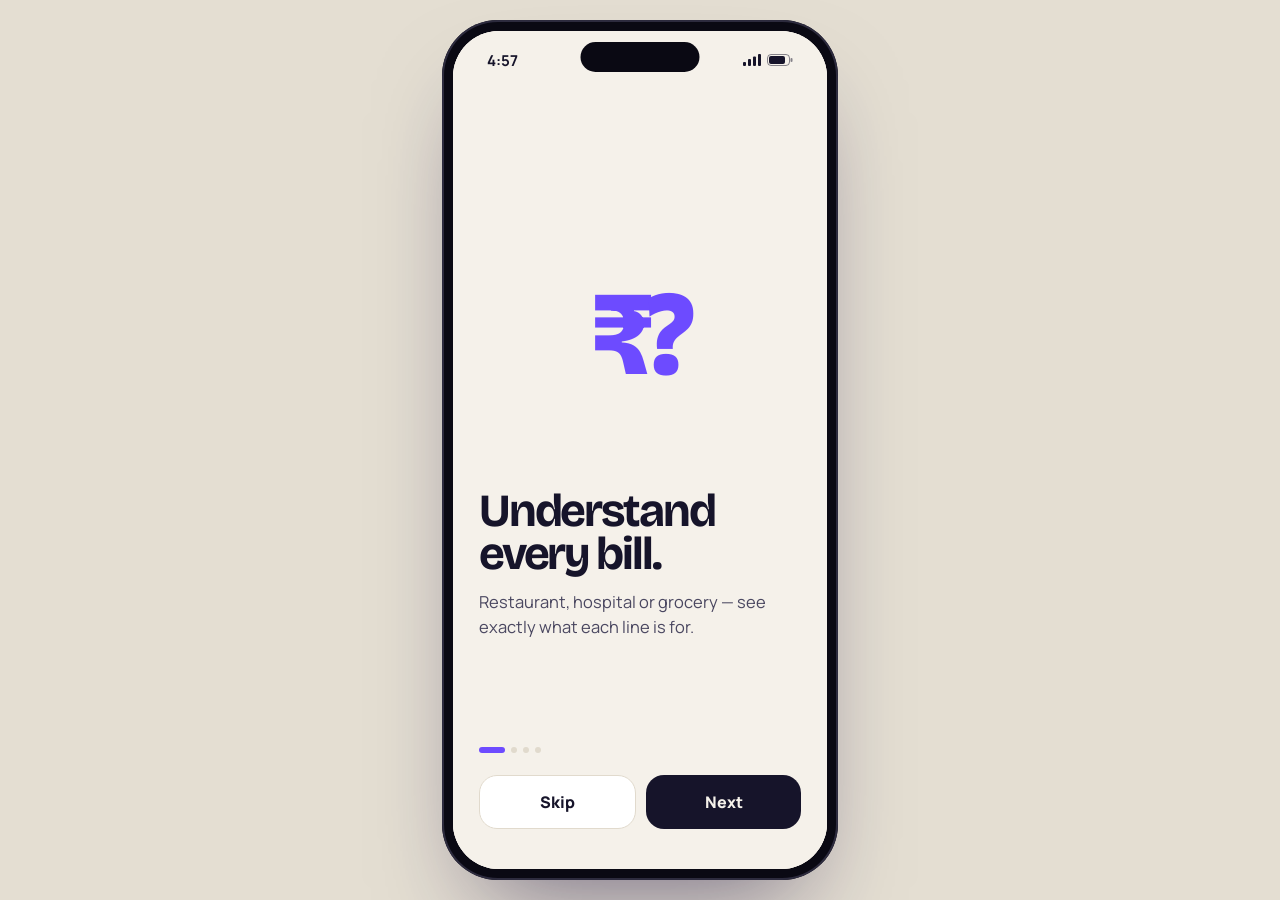
<file: app/index.html>
<!doctype html>
<html lang="en">
<head>
  <meta charset="utf-8">
  <meta name="viewport" content="width=device-width, initial-scale=1, viewport-fit=cover">
  <meta name="theme-color" content="#16142A">
  <meta name="apple-mobile-web-app-capable" content="yes">
  <meta name="mobile-web-app-capable" content="yes">
  <meta name="apple-mobile-web-app-status-bar-style" content="black-translucent">
  <meta name="apple-mobile-web-app-title" content="PayRight">
  <link rel="manifest" href="manifest.webmanifest">
  <link rel="apple-touch-icon" href="icons/icon-180.png">
  <title>PayRight</title>
  <link rel="icon" href="data:image/svg+xml,%3Csvg xmlns='http://www.w3.org/2000/svg' viewBox='0 0 40 40'%3E%3Cpath d='M8 4h24a2 2 0 0 1 2 2v30l-4-3-4 3-4-3-4 3-4-3-4 3-4-3V6a2 2 0 0 1 2-2z' fill='%2316142A'/%3E%3Cpath d='M13 19.5l5 5 9.5-10' stroke='%236D4BFF' stroke-width='3.6' fill='none' stroke-linecap='round'/%3E%3C/svg%3E">
  <link rel="preconnect" href="https://fonts.googleapis.com">
  <link rel="preconnect" href="https://fonts.gstatic.com" crossorigin>
  <link href="https://fonts.googleapis.com/css2?family=Bricolage+Grotesque:opsz,wght@12..96,500;12..96,600;12..96,700;12..96,800&family=JetBrains+Mono:wght@400;500;700&family=Manrope:wght@400;500;600;700;800&display=swap" rel="stylesheet">
  <link rel="stylesheet" href="app.css">
  <script>
    try {
      var t = localStorage.getItem('pr-theme');
      if (!t) t = matchMedia('(prefers-color-scheme: dark)').matches ? 'dark' : 'light';
      document.documentElement.setAttribute('data-theme', t);
    } catch (e) {}
  </script>
</head>
<body>
<div class="stage">

  <!-- The phone -->
  <div class="device">
    <div class="app" id="app">
      <div class="statusbar" id="statusbar">
        <span id="clock">9:41</span>
        <span class="sig">
          <svg width="18" height="12" viewBox="0 0 18 12" fill="currentColor"><rect x="0" y="8" width="3" height="4" rx="1"/><rect x="5" y="5" width="3" height="7" rx="1"/><rect x="10" y="2.5" width="3" height="9.5" rx="1"/><rect x="15" y="0" width="3" height="12" rx="1"/></svg>
          <svg width="26" height="12" viewBox="0 0 26 12"><rect x=".5" y=".5" width="22" height="11" rx="3.5" fill="none" stroke="currentColor" opacity=".5"/><rect x="2" y="2" width="16" height="8" rx="2" fill="currentColor"/><rect x="23.5" y="4" width="2" height="4" rx="1" fill="currentColor" opacity=".5"/></svg>
        </span>
      </div>

      <div id="screens"></div>

      <nav class="tabbar" id="tabbar">
        <button class="tab" data-tab="home">
          <svg viewBox="0 0 24 24" fill="none" stroke="currentColor" stroke-width="2.2" stroke-linecap="round" stroke-linejoin="round"><path d="M3.5 10.5 12 4l8.5 6.5V20a1 1 0 0 1-1 1H15v-6H9v6H4.5a1 1 0 0 1-1-1z"/></svg>Home</button>
        <button class="tab" data-tab="groups">
          <svg viewBox="0 0 24 24" fill="none" stroke="currentColor" stroke-width="2.2" stroke-linecap="round"><circle cx="12" cy="12" r="8.5"/><path d="M12 3.5V12l6 6"/></svg>Split</button>
        <button class="tab scan" data-tab="scan" aria-label="Scan a bill">
          <span class="fab"><svg viewBox="0 0 24 24" fill="none" stroke="currentColor" stroke-width="2.4" stroke-linecap="round"><path d="M4 8V5.5A1.5 1.5 0 0 1 5.5 4H8M16 4h2.5A1.5 1.5 0 0 1 20 5.5V8M20 16v2.5a1.5 1.5 0 0 1-1.5 1.5H16M8 20H5.5A1.5 1.5 0 0 1 4 18.5V16M7 12h10"/></svg></span>Scan</button>
        <button class="tab" data-tab="explore">
          <svg viewBox="0 0 24 24" fill="none" stroke="currentColor" stroke-width="2.2" stroke-linecap="round" stroke-linejoin="round"><circle cx="12" cy="12" r="8.5"/><path d="m15.5 8.5-2 5-5 2 2-5z"/></svg>Explore</button>
        <button class="tab" data-tab="profile">
          <svg viewBox="0 0 24 24" fill="none" stroke="currentColor" stroke-width="2.2" stroke-linecap="round"><circle cx="12" cy="8.5" r="4"/><path d="M4.5 20.5c1.2-3.8 4-5.5 7.5-5.5s6.3 1.7 7.5 5.5"/></svg>Profile</button>
      </nav>

      <div class="scrim" id="scrim"></div>
      <div class="sheet" id="sheet"></div>
      <div class="toast" id="toast"></div>

      <div class="splash" id="splash">
        <div class="logo-big">
          <svg viewBox="0 0 40 40" width="76" height="76"><path d="M8 4h24a2 2 0 0 1 2 2v30l-4-3-4 3-4-3-4 3-4-3-4 3-4-3V6a2 2 0 0 1 2-2z" fill="var(--bg)"/><path d="M13 19.5l5 5 9.5-10" stroke="var(--accent)" stroke-width="3.6" fill="none" stroke-linecap="round" stroke-linejoin="round"/></svg>
          <span>Pay<b>Right</b></span>
        </div>
      </div>
    </div>
  </div>

</div>

<input type="file" id="fileInput" accept="application/pdf,.pdf" hidden>

<script src="billcore.js"></script>
<script src="app.js"></script>
<script>
  // Lets phones install PayRight to the home screen and open it offline
  if ("serviceWorker" in navigator && location.protocol.startsWith("http")) navigator.serviceWorker.register("sw.js").catch(function () {});
</script>
</body>
</html>
</file>
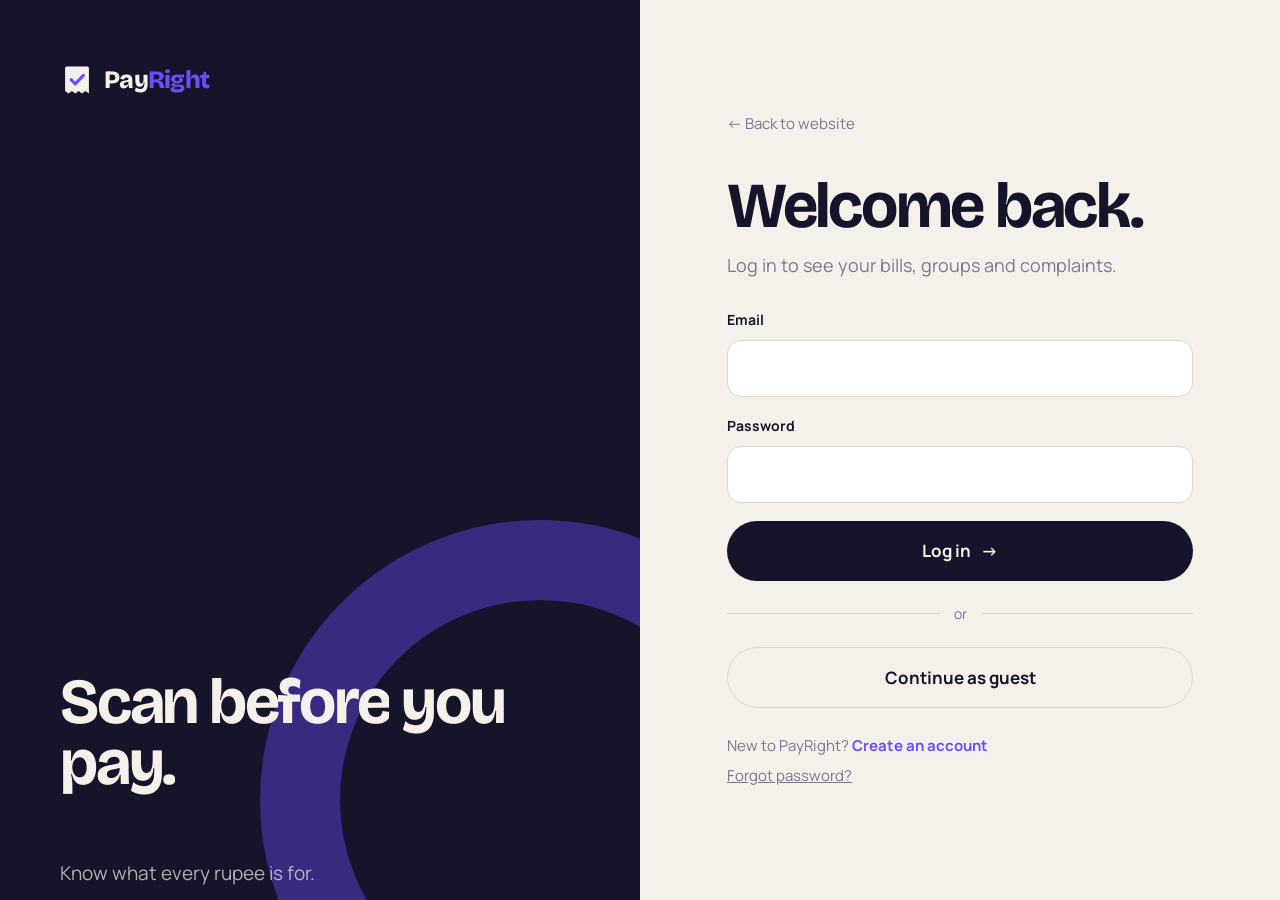
<file: login.html>
<!doctype html>
<html lang="en">
<head>
  <meta charset="utf-8">
  <meta name="viewport" content="width=device-width, initial-scale=1">
  <title>Log in — PayRight</title>
  <link rel="icon" href="data:image/svg+xml,%3Csvg xmlns='http://www.w3.org/2000/svg' viewBox='0 0 40 40'%3E%3Cpath d='M8 4h24a2 2 0 0 1 2 2v30l-4-3-4 3-4-3-4 3-4-3-4 3-4-3V6a2 2 0 0 1 2-2z' fill='%2316142A'/%3E%3Cpath d='M13 19.5l5 5 9.5-10' stroke='%236D4BFF' stroke-width='3.6' fill='none' stroke-linecap='round'/%3E%3C/svg%3E">
  <link rel="preconnect" href="https://fonts.googleapis.com">
  <link rel="preconnect" href="https://fonts.gstatic.com" crossorigin>
  <link href="https://fonts.googleapis.com/css2?family=Bricolage+Grotesque:opsz,wght@12..96,500;12..96,600;12..96,700;12..96,800&family=JetBrains+Mono:wght@400;500;700&family=Manrope:wght@400;500;600;700;800&display=swap" rel="stylesheet">
  <link rel="stylesheet" href="assets/site.css">
  <script>try{var t=localStorage.getItem('pr-theme');if(t)document.documentElement.setAttribute('data-theme',t)}catch(e){}</script>
</head>
<body>
<div class="auth">
  <div class="auth-art">
    <div class="ring"></div>
    <a href="index.html" class="logo" style="color:var(--bg)">
      <svg viewBox="0 0 40 40" style="width:34px;height:34px"><path d="M8 4h24a2 2 0 0 1 2 2v30l-4-3-4 3-4-3-4 3-4-3-4 3-4-3V6a2 2 0 0 1 2-2z" fill="var(--bg)"/><path d="M13 19.5l5 5 9.5-10" stroke="var(--accent)" stroke-width="3.6" fill="none" stroke-linecap="round" stroke-linejoin="round"/></svg>
      <span>Pay<b>Right</b></span>
    </a>
    <div style="position:relative">
      <h2 class="display h-l split-words">Scan before you pay.</h2>
      <p style="opacity:.7;margin-top:16px;font-size:19px" data-reveal>Know what every rupee is for.</p>
    </div>
  </div>

  <div class="auth-form">
    <a href="index.html" class="muted" style="font-size:15px;margin-bottom:40px">← Back to website</a>
    <h1 class="display h-l" id="title">Welcome back.</h1>
    <p class="muted" id="sub" style="margin-bottom:30px">Log in to see your bills, groups and complaints.</p>
    <form id="authForm" novalidate>
      <div class="field" id="nameField" style="display:none"><label for="an">Full name</label><input id="an" autocomplete="name"><span class="err">Please enter your name.</span></div>
      <div class="field"><label for="ae">Email</label><input id="ae" type="email" autocomplete="email"><span class="err">Please enter a valid email.</span></div>
      <div class="field"><label for="ap">Password</label><input id="ap" type="password" autocomplete="current-password"><span class="err">At least 8 characters.</span></div>
      <button class="btn btn-primary" type="submit" style="width:100%;justify-content:center" id="submitBtn">Log in <span class="arr">→</span></button>
    </form>
    <div class="or">or</div>
    <a href="#" data-app="" class="btn btn-ghost" style="width:100%;justify-content:center">Continue as guest</a>
    <p class="muted" style="margin-top:26px;font-size:15px" id="switchLine">New to PayRight? <a href="#" id="switchMode" style="color:var(--accent);font-weight:700">Create an account</a></p>
    <p class="muted" style="margin-top:6px;font-size:15px"><a href="#" id="forgot" style="text-decoration:underline">Forgot password?</a></p>
  </div>
</div>

<script src="assets/site.js"></script>
<script>
  let signup = new URLSearchParams(location.search).get("mode") === "signup";
  function render() {
    document.getElementById("title").textContent = signup ? "Create your account." : "Welcome back.";
    document.getElementById("sub").textContent = signup ? "Free forever. Your first audit takes under a minute." : "Log in to see your bills, groups and complaints.";
    document.getElementById("nameField").style.display = signup ? "" : "none";
    document.getElementById("submitBtn").innerHTML = (signup ? "Create account" : "Log in") + ' <span class="arr">→</span>';
    document.getElementById("switchLine").innerHTML = signup
      ? 'Already have an account? <a href="#" id="switchMode" style="color:var(--accent);font-weight:700">Log in</a>'
      : 'New to PayRight? <a href="#" id="switchMode" style="color:var(--accent);font-weight:700">Create an account</a>';
    document.getElementById("switchMode").onclick = e => { e.preventDefault(); signup = !signup; render(); };
  }
  render();
  document.getElementById("forgot").onclick = e => { e.preventDefault(); toast("If an account exists for that email, a reset link is on its way."); };
  document.getElementById("authForm").addEventListener("submit", e => {
    e.preventDefault();
    const checks = [["ae", v => /^[^@\s]+@[^@\s]+\.[^@\s]+$/.test(v)], ["ap", v => v.length >= 8]];
    if (signup) checks.unshift(["an", v => v.trim().length > 1]);
    let ok = true;
    checks.forEach(([id, t]) => { const el = document.getElementById(id); const g = t(el.value); el.parentElement.classList.toggle("bad", !g); ok = ok && g; });
    if (!ok) return;
    const name = signup ? document.getElementById("an").value.trim().split(" ")[0] : "";
    try { if (name) localStorage.setItem("pr-name", name); } catch (err) {}
    toast(signup ? "Account created — opening the app" : "Logged in — opening the app");
    setTimeout(() => location.href = appLink("#home"), 900);
  });
</script>
</body>
</html>
</file>
<file: app/app.css>
/* ===========================================================
   PayRight — Mobile app styles
   =========================================================== */

:root {
  --bg: #F5F1EA; --bg-2: #ECE6DA; --card: #FFFFFF; --ink: #16142A; --ink-2: #4A4760; --muted: #7A7690;
  --line: #E1DACD; --accent: #6D4BFF; --accent-soft: #E7E0FF; --ok: #0E7F58; --ok-soft: #DDF3EA;
  --warn: #A86A10; --warn-soft: #FBEBCF; --bad: #C8453A; --bad-soft: #FADFDB; --info: #3B5BA9; --info-soft: #DFE7FA;
  --paper: #FFFDF8; --stage: #E4DED2; --shadow: 0 20px 40px -24px rgba(36, 29, 107, .35);
  --display: "Bricolage Grotesque", system-ui, sans-serif;
  --body: "Manrope", system-ui, -apple-system, sans-serif;
  --mono: "JetBrains Mono", ui-monospace, Menlo, monospace;
  color-scheme: light;
}
:root[data-theme="dark"] {
  --bg: #0D0C18; --bg-2: #1A1830; --card: #18162C; --ink: #F3EFE6; --ink-2: #C9C4D9; --muted: #8F8AA6;
  --line: #2B2845; --accent: #9B83FF; --accent-soft: #2A2257; --ok: #4CD3A0; --ok-soft: #12352A;
  --warn: #F2B65A; --warn-soft: #3A2B12; --bad: #FF8A7D; --bad-soft: #3D1C1A; --info: #8FB0FF; --info-soft: #1C2747;
  --paper: #1D1B33; --stage: #07060F; --shadow: 0 20px 40px -24px rgba(0, 0, 0, .9);
  color-scheme: dark;
}

* { box-sizing: border-box; margin: 0; padding: 0; -webkit-tap-highlight-color: transparent; }
html, body { height: 100%; }
body { font-family: var(--body); background: var(--stage); color: var(--ink); transition: background .4s; overflow: hidden; }
button { font: inherit; color: inherit; background: none; border: 0; cursor: pointer; }
input, textarea, select { font: inherit; color: inherit; }
a { color: inherit; text-decoration: none; }

/* ---------- Layout: just the phone on a laptop, full-screen on a real phone ---------- */
.stage { height: 100vh; height: 100dvh; display: grid; place-items: center; padding: 20px; }
.device {
  height: min(880px, calc(100dvh - 40px)); aspect-ratio: 393 / 852; border-radius: 56px; padding: 11px;
  background: #0A0913; box-shadow: 0 50px 100px -40px rgba(20, 10, 60, .55), inset 0 0 0 2px #2d2b3e; position: relative;
}
.device::after { content: ""; position: absolute; top: 22px; left: 50%; translate: -50% 0; width: 30%; height: 30px; background: #0A0913; border-radius: 20px; z-index: 30; }
.app { width: 100%; height: 100%; border-radius: 46px; overflow: hidden; background: var(--bg); position: relative; transition: background .4s; }

/* On a phone (or when installed to the home screen) the app fills the whole screen */
@media (max-width: 760px), (display-mode: standalone) {
  body { background: var(--bg); }
  .stage { display: block; padding: 0; height: 100dvh; }
  .device { height: 100%; width: 100%; aspect-ratio: auto; border-radius: 0; padding: 0; box-shadow: none; background: var(--bg); }
  .device::after { display: none; }
  .app { border-radius: 0; }
  .statusbar { display: none !important; }
  .scroll { padding-top: calc(16px + env(safe-area-inset-top)) !important; }
  .no-tabs .scroll { padding-bottom: calc(30px + env(safe-area-inset-bottom)); }
  .chat-wrap { padding-top: calc(16px + env(safe-area-inset-top)); }
  .composer { padding-bottom: calc(12px + env(safe-area-inset-bottom)); }
  .tabbar { bottom: calc(10px + env(safe-area-inset-bottom)); }
  .cam-top { top: calc(14px + env(safe-area-inset-top)); }
  .cam-hint { top: calc(70px + env(safe-area-inset-top)); }
  .cam-bottom { padding-bottom: calc(24px + env(safe-area-inset-bottom)); }
  .onb { padding-top: calc(40px + env(safe-area-inset-top)); padding-bottom: calc(24px + env(safe-area-inset-bottom)); }
  .sheet { padding-bottom: calc(24px + env(safe-area-inset-bottom)); }
  .toast { top: calc(12px + env(safe-area-inset-top)); }
  input, select, textarea, .edit-line input { font-size: 16px !important; } /* stops iPhone zooming into fields */
}
html, body { overscroll-behavior: none; }

/* ---------- Status bar ---------- */
.statusbar { position: absolute; top: 0; left: 0; right: 0; height: 52px; z-index: 25; display: flex; justify-content: space-between; align-items: center; padding: 6px 34px 0; font-weight: 700; font-size: 15px; pointer-events: none; }
.statusbar .sig { display: flex; gap: 6px; align-items: center; }
.statusbar.light { color: #fff; }

/* ---------- Screens ---------- */
.screen { position: absolute; inset: 0; background: var(--bg); display: flex; flex-direction: column; z-index: 1; }
.screen.enter-push { animation: pushIn .42s cubic-bezier(.2,.8,.2,1); z-index: 3; }
.screen.enter-pop { animation: popIn .38s cubic-bezier(.2,.8,.2,1); }
.screen.enter-fade { animation: fadeIn .32s ease; }
.screen.enter-up { animation: upIn .45s cubic-bezier(.2,.8,.2,1); z-index: 3; }
@keyframes pushIn { from { transform: translateX(100%); } to { transform: none; } }
@keyframes popIn { from { transform: translateX(-24%); opacity: .6; } to { transform: none; opacity: 1; } }
@keyframes fadeIn { from { opacity: 0; transform: translateY(8px); } to { opacity: 1; transform: none; } }
@keyframes upIn { from { transform: translateY(100%); } to { transform: none; } }
.scroll { flex: 1; overflow-y: auto; overflow-x: hidden; padding: 60px 20px 120px; scrollbar-width: none; }
.scroll::-webkit-scrollbar { display: none; }
.no-tabs .scroll { padding-bottom: 40px; }

/* stagger children of .stag */
.stag > * { animation: rise .55s cubic-bezier(.2,.8,.2,1) both; }
.stag > *:nth-child(1) { animation-delay: .02s; } .stag > *:nth-child(2) { animation-delay: .07s; }
.stag > *:nth-child(3) { animation-delay: .12s; } .stag > *:nth-child(4) { animation-delay: .17s; }
.stag > *:nth-child(5) { animation-delay: .22s; } .stag > *:nth-child(6) { animation-delay: .27s; }
.stag > *:nth-child(7) { animation-delay: .32s; } .stag > *:nth-child(n+8) { animation-delay: .36s; }
@keyframes rise { from { opacity: 0; transform: translateY(18px); } to { opacity: 1; transform: none; } }

/* ---------- Top bar ---------- */
.topbar { display: flex; align-items: center; gap: 12px; margin-bottom: 18px; }
.back { width: 42px; height: 42px; border-radius: 50%; background: var(--card); border: 1px solid var(--line); display: grid; place-items: center; font-size: 20px; flex: none; }
.topbar .t { font-weight: 800; font-size: 17px; flex: 1; }
.topbar .act-r { margin-left: auto; }
.icon-btn { width: 42px; height: 42px; border-radius: 50%; background: var(--card); border: 1px solid var(--line); display: grid; place-items: center; position: relative; flex: none; }
.icon-btn .dot { position: absolute; top: 9px; right: 10px; width: 8px; height: 8px; border-radius: 50%; background: var(--bad); border: 2px solid var(--card); }

/* ---------- Type ---------- */
.h1 { font-family: var(--display); font-size: 38px; font-weight: 700; letter-spacing: -.04em; line-height: 1; }
.h2 { font-family: var(--display); font-size: 27px; font-weight: 700; letter-spacing: -.03em; line-height: 1.05; }
.h3 { font-family: var(--display); font-size: 20px; font-weight: 700; letter-spacing: -.02em; }
.sub { color: var(--muted); font-size: 14.5px; }
.mono { font-family: var(--mono); }
.sec-t { display: flex; justify-content: space-between; align-items: baseline; margin: 28px 0 12px; }
.sec-t a, .sec-t button { color: var(--accent); font-weight: 700; font-size: 14px; }
.amt { font-family: var(--mono); font-weight: 700; }
.ital { color: var(--accent); font-style: italic; font-weight: 500; }

/* ---------- Cards & rows ---------- */
.card { background: var(--card); border: 1px solid var(--line); border-radius: 22px; padding: 18px; }
.card + .card { margin-top: 12px; }
.row { display: flex; align-items: center; gap: 12px; padding: 14px 0; border-bottom: 1px solid var(--line); width: 100%; text-align: left; }
.row:last-child { border-bottom: 0; }
.row .grow { flex: 1; min-width: 0; }
.row .grow b { display: block; font-size: 15.5px; white-space: nowrap; overflow: hidden; text-overflow: ellipsis; }
.row .grow small { color: var(--muted); font-size: 13px; }
.row .chev { color: var(--muted); font-size: 18px; }
.list-card { background: var(--card); border: 1px solid var(--line); border-radius: 22px; padding: 2px 16px; }
.thumb { width: 46px; height: 46px; border-radius: 14px; display: grid; place-items: center; font-family: var(--display); font-weight: 700; font-size: 19px; flex: none; color: #fff; }
.t1 { background: #6D4BFF; } .t2 { background: #E0604E; } .t3 { background: #0E7F58; } .t4 { background: #C98A1B; } .t5 { background: #3B5BA9; } .t6 { background: #8A3FA0; }

/* ---------- Status ---------- */
.mark { width: 22px; height: 22px; flex: none; display: grid; place-items: center; font-size: 12px; font-weight: 800; font-family: var(--mono); }
.mark.ok { background: var(--ok); color: #fff; border-radius: 50%; }
.mark.rev { background: var(--bad); color: #fff; border-radius: 5px; transform: rotate(45deg) scale(.85); }
.mark.rev > i { transform: rotate(-45deg); font-style: normal; }
.mark.opt { border: 2.5px solid var(--warn); color: var(--warn); border-radius: 50%; }
.mark.unx { background: var(--info); color: #fff; border-radius: 6px; }
.mark.need { border: 2.5px dashed var(--muted); color: var(--muted); border-radius: 6px; }
.tag { display: inline-flex; align-items: center; gap: 5px; font-family: var(--mono); font-size: 10.5px; font-weight: 700; letter-spacing: .04em; text-transform: uppercase; padding: 4px 9px; border-radius: 99px; white-space: nowrap; }
.tag.ok { background: var(--ok-soft); color: var(--ok); } .tag.rev { background: var(--bad-soft); color: var(--bad); }
.tag.opt { background: var(--warn-soft); color: var(--warn); } .tag.unx { background: var(--info-soft); color: var(--info); }
.tag.need, .tag.plain { background: var(--bg-2); color: var(--ink-2); } .tag.acc { background: var(--accent-soft); color: var(--accent); }

/* ---------- Buttons ---------- */
.btn { display: inline-flex; align-items: center; justify-content: center; gap: 8px; padding: 15px 22px; border-radius: 18px; font-weight: 800; font-size: 16px; transition: transform .15s, opacity .2s; }
.btn:active { transform: scale(.97); }
.btn.full { width: 100%; }
.btn.pri { background: var(--ink); color: var(--bg); }
.btn.acc { background: var(--accent); color: #fff; }
.btn.ghost { border: 1.5px solid var(--line); background: var(--card); }
.btn.danger { background: var(--bad); color: #fff; }
.btn.sm { padding: 10px 14px; font-size: 14px; border-radius: 14px; }
.btn-row { display: flex; gap: 10px; }
.btn-row > * { flex: 1; }

/* ---------- Chips / segmented ---------- */
.chips { display: flex; gap: 8px; overflow-x: auto; scrollbar-width: none; padding-bottom: 2px; }
.chips::-webkit-scrollbar { display: none; }
.chip { padding: 9px 15px; border-radius: 99px; border: 1.5px solid var(--line); font-weight: 700; font-size: 13.5px; white-space: nowrap; background: var(--card); transition: all .2s; }
.chip.on { background: var(--ink); color: var(--bg); border-color: var(--ink); }
.seg { display: flex; background: var(--bg-2); border-radius: 16px; padding: 4px; gap: 4px; }
.seg button { flex: 1; padding: 10px 6px; border-radius: 12px; font-weight: 700; font-size: 14px; color: var(--muted); transition: all .25s; }
.seg button.on { background: var(--card); color: var(--ink); box-shadow: 0 3px 10px -5px rgba(0,0,0,.3); }

/* ---------- Inputs ---------- */
.inp { width: 100%; padding: 15px 16px; border-radius: 16px; border: 1.5px solid var(--line); background: var(--card); outline: none; font-size: 16px; transition: border-color .2s, box-shadow .2s; }
.inp:focus { border-color: var(--accent); box-shadow: 0 0 0 4px var(--accent-soft); }
label.lbl { display: block; font-weight: 700; font-size: 13.5px; margin: 14px 0 7px; }
.search { position: relative; }
.search .inp { padding-left: 44px; }
.search svg { position: absolute; left: 15px; top: 50%; translate: 0 -50%; color: var(--muted); }

/* ---------- Tab bar ---------- */
.tabbar { position: absolute; left: 12px; right: 12px; bottom: 14px; height: 74px; z-index: 20; background: color-mix(in srgb, var(--card) 88%, transparent); backdrop-filter: blur(18px); -webkit-backdrop-filter: blur(18px); border: 1px solid var(--line); border-radius: 28px; display: grid; grid-template-columns: repeat(5, 1fr); align-items: center; transition: transform .35s ease; box-shadow: var(--shadow); }
.tabbar.hidden { transform: translateY(200%); }
.tab { display: flex; flex-direction: column; align-items: center; gap: 3px; font-size: 11px; font-weight: 700; color: var(--muted); transition: color .2s; }
.tab svg { width: 24px; height: 24px; }
.tab.on { color: var(--ink); }
.tab.on svg { color: var(--accent); }
.tab.scan { position: relative; }
.tab.scan .fab { width: 62px; height: 62px; border-radius: 22px; background: var(--accent); color: #fff; display: grid; place-items: center; margin-top: -30px; box-shadow: 0 14px 26px -10px var(--accent); transition: transform .2s; }
.tab.scan .fab:active { transform: scale(.94); }
.tab.scan .fab svg { width: 28px; height: 28px; color: #fff; }

/* ---------- Home ---------- */
.hello { display: flex; justify-content: space-between; align-items: center; margin-bottom: 22px; }
.avatar { width: 46px; height: 46px; border-radius: 50%; background: var(--accent); color: #fff; display: grid; place-items: center; font-weight: 800; font-size: 18px; flex: none; }
.scan-hero { background: var(--ink); color: var(--bg); border-radius: 30px; padding: 24px; position: relative; overflow: hidden; display: block; width: 100%; text-align: left; }
.scan-hero .ring { position: absolute; right: -60px; top: -60px; width: 200px; height: 200px; border-radius: 50%; border: 34px solid var(--accent); opacity: .5; }
.scan-hero h2 { font-family: var(--display); font-size: 34px; letter-spacing: -.04em; line-height: 1; margin: 10px 0 8px; position: relative; }
.scan-hero p { opacity: .7; font-size: 14.5px; max-width: 24ch; position: relative; }
.scan-hero .go { margin-top: 20px; display: inline-flex; gap: 8px; align-items: center; background: var(--accent); color: #fff; padding: 12px 18px; border-radius: 16px; font-weight: 800; position: relative; }
.stats { display: grid; grid-template-columns: 1fr 1fr; gap: 10px; margin-top: 12px; }
.stat { background: var(--card); border: 1px solid var(--line); border-radius: 22px; padding: 16px; }
.stat b { font-family: var(--display); font-size: 30px; letter-spacing: -.04em; display: block; line-height: 1.1; }
.stat small { color: var(--muted); font-size: 12.5px; line-height: 1.3; display: block; }
.shortcuts { display: grid; grid-template-columns: repeat(2, 1fr); gap: 10px; }
.shortcut { background: var(--card); border: 1px solid var(--line); border-radius: 20px; padding: 16px; text-align: left; font-weight: 800; font-size: 15px; transition: border-color .2s; }
.shortcut:hover { border-color: var(--accent); }
.shortcut small { display: block; color: var(--muted); font-weight: 500; font-size: 12.5px; margin-top: 2px; }
.shortcut .big { font-family: var(--display); font-size: 26px; display: block; margin-bottom: 8px; color: var(--accent); }
.balance-strip { display: flex; gap: 10px; }
.balance-strip > div { flex: 1; border-radius: 20px; padding: 16px; }
.balance-strip .owe { background: var(--bad-soft); color: var(--bad); }
.balance-strip .owed { background: var(--ok-soft); color: var(--ok); }
.balance-strip b { font-family: var(--display); font-size: 26px; display: block; letter-spacing: -.03em; }
.balance-strip small { font-weight: 700; font-size: 12.5px; }

/* ---------- Camera ---------- */
.camera { position: absolute; inset: 0; background: #08070F; color: #fff; display: flex; flex-direction: column; }
.cam-view { flex: 1; position: relative; overflow: hidden; display: grid; place-items: center; }
.cam-view video, .cam-view .upl { position: absolute; inset: 0; width: 100%; height: 100%; object-fit: cover; }
.cam-bg { position: absolute; inset: 0; background: radial-gradient(circle at 50% 40%, #3a3550, #0b0a14 70%); }
.cam-receipt { width: 62%; background: #FBF8F0; color: #222; font-family: var(--mono); font-size: 9.5px; padding: 14px 12px; border-radius: 4px; transform: rotate(-3deg); box-shadow: 0 20px 40px rgba(0,0,0,.5); position: relative; animation: sway 4s ease-in-out infinite; }
@keyframes sway { 50% { transform: rotate(-1.5deg) translateY(-4px); } }
.cam-receipt div { display: flex; justify-content: space-between; padding: 1.5px 0; }
.frame { position: absolute; inset: 15% 12% 22%; pointer-events: none; }
.frame i { position: absolute; width: 38px; height: 38px; border: 4px solid #fff; }
.frame i:nth-child(1) { top: 0; left: 0; border-right: 0; border-bottom: 0; border-radius: 14px 0 0 0; }
.frame i:nth-child(2) { top: 0; right: 0; border-left: 0; border-bottom: 0; border-radius: 0 14px 0 0; }
.frame i:nth-child(3) { bottom: 0; left: 0; border-right: 0; border-top: 0; border-radius: 0 0 0 14px; }
.frame i:nth-child(4) { bottom: 0; right: 0; border-left: 0; border-top: 0; border-radius: 0 0 14px 0; }
.frame.ok i { border-color: #4CD3A0; }
.cam-hint { position: absolute; top: 64px; left: 50%; translate: -50% 0; background: rgba(0,0,0,.55); padding: 8px 16px; border-radius: 99px; font-size: 13px; font-weight: 700; white-space: nowrap; backdrop-filter: blur(8px); z-index: 3; transition: background .3s; }
.cam-hint.ok { background: rgba(14,127,88,.85); }
.cam-top { position: absolute; top: 60px; left: 18px; right: 18px; display: flex; justify-content: space-between; z-index: 4; }
.cam-top button { width: 44px; height: 44px; border-radius: 50%; background: rgba(0,0,0,.45); backdrop-filter: blur(8px); display: grid; place-items: center; color: #fff; font-size: 18px; }
.cam-top button.on { background: #F2B65A; color: #222; }
.cam-bottom { padding: 22px 26px 40px; display: flex; align-items: center; justify-content: space-between; background: #08070F; }
.cam-bottom .side-b { width: 60px; display: flex; flex-direction: column; align-items: center; gap: 4px; font-size: 11px; font-weight: 700; color: #ccc; }
.cam-bottom .side-b span.box { width: 50px; height: 50px; border-radius: 14px; background: #24223a; display: grid; place-items: center; font-size: 20px; }
.shutter { width: 78px; height: 78px; border-radius: 50%; border: 5px solid #fff; display: grid; place-items: center; }
.shutter i { width: 60px; height: 60px; border-radius: 50%; background: #fff; transition: transform .15s; }
.shutter:active i { transform: scale(.88); }
.flash { position: absolute; inset: 0; background: #fff; opacity: 0; pointer-events: none; z-index: 10; }
.flash.go { animation: flash .45s ease; }
@keyframes flash { 30% { opacity: .9; } to { opacity: 0; } }
.cam-modes { display: flex; justify-content: center; gap: 18px; font-size: 12.5px; font-weight: 800; letter-spacing: .06em; text-transform: uppercase; color: #8a86a0; padding-top: 14px; background: #08070F; }
.cam-modes .on { color: #F2B65A; }

/* ---------- Processing ---------- */
.proc { display: flex; flex-direction: column; justify-content: center; min-height: 100%; }
.proc-steps { list-style: none; margin-top: 26px; }
.proc-steps li { display: flex; gap: 14px; align-items: center; padding: 13px 0; font-weight: 700; color: var(--muted); border-bottom: 1px dashed var(--line); transition: color .3s; font-size: 16px; }
.proc-steps li .st { width: 26px; height: 26px; border-radius: 50%; border: 2px solid var(--line); display: grid; place-items: center; font-size: 13px; flex: none; }
.proc-steps li.run { color: var(--ink); }
.proc-steps li.run .st { border-color: var(--accent); border-top-color: transparent; animation: spin .8s linear infinite; }
.proc-steps li.done { color: var(--ink); }
.proc-steps li.done .st { background: var(--ok); border-color: var(--ok); color: #fff; }
@keyframes spin { to { transform: rotate(360deg); } }
.proc-bar { height: 6px; background: var(--bg-2); border-radius: 6px; overflow: hidden; margin-top: 20px; }
.proc-bar b { display: block; height: 100%; background: var(--accent); width: 0; transition: width .4s ease; }

/* ---------- Review / audit ---------- */
.conf { display: inline-flex; align-items: center; gap: 6px; font-size: 11.5px; font-family: var(--mono); color: var(--muted); }
.conf i { width: 34px; height: 5px; border-radius: 5px; background: var(--bg-2); overflow: hidden; position: relative; }
.conf i b { position: absolute; inset: 0; width: var(--v); background: var(--ok); }
.conf.low i b { background: var(--warn); }
.edit-line { display: grid; grid-template-columns: 1fr 52px 84px; gap: 8px; align-items: center; padding: 10px 0; border-bottom: 1px dashed var(--line); }
.edit-line input { padding: 9px 8px; border-radius: 10px; border: 1.5px solid var(--line); background: var(--bg); text-align: right; width: 100%; font-family: var(--mono); font-size: 14px; outline: none; }
.edit-line input:focus { border-color: var(--accent); }
.edit-line .nm { font-weight: 700; font-size: 14.5px; }
.edit-line .nm small { display: block; }
.audit-head { background: var(--ink); color: var(--bg); border-radius: 30px; padding: 22px; position: relative; overflow: hidden; }
.audit-head .ring { position: absolute; right: -70px; bottom: -90px; width: 220px; height: 220px; border-radius: 50%; border: 36px solid var(--accent); opacity: .45; }
.audit-head .big { font-family: var(--display); font-size: 50px; font-weight: 700; letter-spacing: -.05em; line-height: 1; margin: 6px 0; position: relative; }
.audit-head .h3 { position: relative; margin-top: 14px; }
.audit-head .tagrow { display: flex; gap: 6px; flex-wrap: wrap; margin-top: 12px; position: relative; }
.recon-r { display: flex; justify-content: space-between; padding: 10px 0; border-bottom: 1px dashed var(--line); font-size: 14.5px; gap: 10px; }
.recon-r span:last-child { font-family: var(--mono); font-weight: 700; }
.recon-r.t { font-weight: 800; border: 0; font-size: 16px; }
.money-grid { display: grid; grid-template-columns: 1fr 1fr; gap: 8px; }
.money-grid div { background: var(--bg-2); border-radius: 16px; padding: 12px; }
.money-grid b { font-family: var(--mono); font-size: 17px; display: block; }
.money-grid small { color: var(--muted); font-size: 11.5px; line-height: 1.3; display: block; }
.fnd { background: var(--card); border: 1px solid var(--line); border-radius: 20px; margin-bottom: 10px; overflow: hidden; }
.fnd-h { display: flex; gap: 12px; align-items: center; padding: 15px; width: 100%; text-align: left; }
.fnd-h .grow { flex: 1; min-width: 0; }
.fnd-h .grow b { display: block; font-size: 15px; }
.fnd-h .grow small { color: var(--muted); font-size: 12.5px; }
.fnd-h .chev { transition: transform .3s; color: var(--muted); }
.fnd.open .chev { transform: rotate(180deg); }
.fnd-b { display: grid; grid-template-rows: 0fr; transition: grid-template-rows .35s ease; }
.fnd-b > div { overflow: hidden; }
.fnd.open .fnd-b { grid-template-rows: 1fr; }
.fnd-b .in { padding: 0 15px 15px 49px; font-size: 14px; color: var(--ink-2); line-height: 1.5; }
.fnd-b dl { margin-top: 10px; }
.fnd-b dt { font-family: var(--mono); font-size: 10.5px; text-transform: uppercase; letter-spacing: .08em; color: var(--muted); margin-top: 10px; }
.fnd-b dd { font-size: 13.5px; }
.fnd-b .acts { display: flex; gap: 8px; margin-top: 14px; flex-wrap: wrap; }
.action-list { display: grid; grid-template-columns: 1fr 1fr; gap: 8px; }
.action-list button { background: var(--card); border: 1px solid var(--line); border-radius: 18px; padding: 14px; text-align: left; font-weight: 800; font-size: 14px; }
.action-list button small { display: block; color: var(--muted); font-weight: 500; font-size: 12px; }
.action-list button.pri-a { background: var(--accent); color: #fff; border-color: var(--accent); }
.action-list button.pri-a small { color: rgba(255,255,255,.75); }
.note { background: var(--warn-soft); color: var(--warn); padding: 10px 14px; border-radius: 14px; font-size: 12.5px; font-weight: 700; margin-bottom: 14px; }

/* ---------- Split ---------- */
.people { display: flex; gap: 10px; overflow-x: auto; scrollbar-width: none; padding: 4px 0; }
.people::-webkit-scrollbar { display: none; }
.person { display: flex; flex-direction: column; align-items: center; gap: 5px; font-size: 12.5px; font-weight: 700; flex: none; }
.person .av { width: 52px; height: 52px; }
.av { width: 30px; height: 30px; border-radius: 50%; display: grid; place-items: center; color: #fff; font-weight: 800; font-size: 13px; flex: none; transition: transform .2s, opacity .2s, filter .2s; }
.av.c0 { background: #6D4BFF; } .av.c1 { background: #E0604E; } .av.c2 { background: #0E7F58; } .av.c3 { background: #C98A1B; } .av.c4 { background: #3B5BA9; } .av.c5 { background: #8A3FA0; }
.av.add { background: var(--card); border: 2px dashed var(--line); color: var(--muted); font-size: 22px; }
.item-split { padding: 14px 0; border-bottom: 1px dashed var(--line); }
.item-split .top { display: flex; justify-content: space-between; font-weight: 700; font-size: 15px; }
.item-split .who { display: flex; gap: 6px; margin-top: 10px; flex-wrap: wrap; }
.item-split .who button { opacity: .25; filter: grayscale(1); }
.item-split .who button.on { opacity: 1; filter: none; transform: scale(1.05); }
.owe-row { display: flex; align-items: center; gap: 12px; padding: 13px 0; border-bottom: 1px solid var(--line); }
.owe-row .grow { flex: 1; }
.owe-row .grow small { display: block; color: var(--muted); font-size: 12px; }
.owe-row .amt { font-size: 17px; }
.toggle-row { display: flex; align-items: center; justify-content: space-between; gap: 12px; padding: 14px 0; border-bottom: 1px solid var(--line); }
.toggle-row:last-child { border: 0; }
.toggle-row small { display: block; color: var(--muted); font-size: 12.5px; }
.switch { width: 50px; height: 30px; border-radius: 30px; background: var(--line); position: relative; transition: background .25s; flex: none; }
.switch::after { content: ""; position: absolute; top: 3px; left: 3px; width: 24px; height: 24px; border-radius: 50%; background: #fff; transition: transform .25s cubic-bezier(.2,.8,.2,1); box-shadow: 0 2px 6px rgba(0,0,0,.2); }
.switch.on { background: var(--ok); }
.switch.on::after { transform: translateX(20px); }

/* ---------- Group ---------- */
.group-card { background: var(--card); border: 1px solid var(--line); border-radius: 24px; padding: 18px; display: block; width: 100%; text-align: left; margin-bottom: 10px; }
.group-card .gt { display: flex; justify-content: space-between; align-items: center; }
.group-card .gt b { font-family: var(--display); font-size: 22px; letter-spacing: -.02em; }
.group-card .avs { display: flex; margin-top: 12px; }
.group-card .avs .av { margin-left: -8px; border: 2.5px solid var(--card); }
.group-card .avs .av:first-child { margin-left: 0; }
.bal { font-weight: 800; font-size: 14px; }
.bal.pos { color: var(--ok); } .bal.neg { color: var(--bad); } .bal.zero { color: var(--muted); }
.tl { position: relative; padding-left: 26px; }
.tl::before { content: ""; position: absolute; left: 8px; top: 8px; bottom: 8px; width: 2px; background: var(--line); }
.tl-i { position: relative; padding: 0 0 18px; }
.tl-i::before { content: ""; position: absolute; left: -23px; top: 4px; width: 12px; height: 12px; border-radius: 50%; border: 2.5px solid var(--accent); background: var(--bg); }
.tl-i.done::before { background: var(--accent); }
.tl-i.now::before { box-shadow: 0 0 0 5px var(--accent-soft); }
.tl-i b { font-size: 14.5px; display: block; }
.tl-i small { color: var(--muted); font-size: 12.5px; }

/* ---------- Merchant ---------- */
.m-head { border-radius: 28px; padding: 22px; background: var(--accent); color: #fff; position: relative; overflow: hidden; }
.m-head .h1 { margin: 8px 0 4px; }
.m-head .tag { background: rgba(255,255,255,.2); color: #fff; }
.meter-r { margin-bottom: 14px; }
.meter-r .lab { display: flex; justify-content: space-between; font-size: 13.5px; font-weight: 700; }
.meter { height: 9px; border-radius: 9px; background: var(--bg-2); overflow: hidden; margin-top: 6px; }
.meter b { display: block; height: 100%; border-radius: 9px; background: var(--ok); width: 0; transition: width 1s cubic-bezier(.2,.8,.2,1); }
.meter b.mid { background: var(--warn); }
.bars { display: flex; align-items: end; gap: 8px; height: 110px; margin-top: 14px; }
.bars div { flex: 1; display: flex; flex-direction: column; align-items: center; gap: 4px; height: 100%; justify-content: end; }
.bars i { width: 100%; background: var(--accent); border-radius: 7px 7px 3px 3px; height: 0; transition: height .9s cubic-bezier(.2,.8,.2,1); }
.bars i.soft { background: var(--accent-soft); }
.bars small { font-size: 10.5px; color: var(--muted); font-weight: 700; }
.cmp-row { display: flex; justify-content: space-between; align-items: center; padding: 12px 0; border-bottom: 1px dashed var(--line); gap: 10px; }
.cmp-row:last-child { border: 0; }
.cmp-row small { display: block; color: var(--muted); font-size: 12px; }
.offer { border: 1.5px dashed var(--line); border-radius: 20px; padding: 16px; margin-bottom: 10px; background: var(--card); }
.offer .big { font-family: var(--display); font-size: 26px; font-weight: 700; letter-spacing: -.03em; }
.offer dl { display: grid; grid-template-columns: auto 1fr; gap: 4px 12px; font-size: 12.5px; margin-top: 10px; }
.offer dt { color: var(--muted); }

/* ---------- Chat ---------- */
.chat-wrap { flex: 1; overflow-y: auto; padding: 60px 18px 10px; scrollbar-width: none; }
.chat-wrap::-webkit-scrollbar { display: none; }
.msg { max-width: 86%; padding: 12px 15px; border-radius: 20px; margin-bottom: 10px; font-size: 14.5px; line-height: 1.5; animation: rise .35s ease both; }
.msg.me { background: var(--ink); color: var(--bg); margin-left: auto; border-bottom-right-radius: 6px; }
.msg.ai { background: var(--card); border: 1px solid var(--line); border-bottom-left-radius: 6px; }
.msg .srcs { display: flex; flex-direction: column; gap: 6px; margin-top: 10px; }
.src { font-family: var(--mono); font-size: 10.5px; padding: 7px 9px; border-radius: 10px; background: var(--bg-2); display: flex; gap: 6px; align-items: center; }
.msg .unc { margin-top: 8px; font-size: 12px; color: var(--warn); font-weight: 700; }
.typing { display: inline-flex; gap: 4px; padding: 14px 16px; }
.typing i { width: 7px; height: 7px; border-radius: 50%; background: var(--muted); animation: blink 1s infinite; }
.typing i:nth-child(2) { animation-delay: .15s; } .typing i:nth-child(3) { animation-delay: .3s; }
@keyframes blink { 50% { opacity: .2; transform: translateY(-3px); } }
.suggest { display: flex; gap: 8px; overflow-x: auto; padding: 4px 18px 10px; scrollbar-width: none; }
.suggest::-webkit-scrollbar { display: none; }
.suggest button { flex: none; padding: 9px 13px; border-radius: 14px; border: 1.5px solid var(--line); font-size: 13px; font-weight: 700; background: var(--card); }
.composer { display: flex; gap: 8px; padding: 10px 14px 28px; border-top: 1px solid var(--line); background: var(--bg); }
.composer input { flex: 1; padding: 14px 16px; border-radius: 18px; border: 1.5px solid var(--line); background: var(--card); outline: none; }
.composer button { width: 50px; border-radius: 16px; background: var(--accent); color: #fff; font-size: 20px; }
.ctx-card { background: var(--accent-soft); border-radius: 18px; padding: 12px 14px; font-size: 13px; margin-bottom: 14px; display: flex; gap: 10px; align-items: center; }
.ctx-card b { display: block; font-size: 14px; }

/* ---------- Onboarding ---------- */
.onb { position: absolute; inset: 0; display: flex; flex-direction: column; padding: 70px 26px 40px; background: var(--bg); z-index: 40; }
.onb-slides { flex: 1; position: relative; }
.onb-slide { position: absolute; inset: 0; display: flex; flex-direction: column; justify-content: center; opacity: 0; transform: translateX(40px); transition: all .5s cubic-bezier(.2,.8,.2,1); pointer-events: none; }
.onb-slide.on { opacity: 1; transform: none; pointer-events: auto; }
.onb-slide.past { transform: translateX(-40px); }
.onb-slide .art { height: 250px; display: grid; place-items: center; margin-bottom: 30px; }
.onb-slide h1 { font-family: var(--display); font-size: 46px; letter-spacing: -.045em; line-height: .95; }
.onb-slide p { color: var(--ink-2); margin-top: 14px; font-size: 16.5px; line-height: 1.5; }
.dots { display: flex; gap: 6px; margin-bottom: 22px; }
.dots i { height: 6px; width: 6px; border-radius: 6px; background: var(--line); transition: all .3s; }
.dots i.on { width: 26px; background: var(--accent); }
.big-word { font-family: var(--display); font-size: 120px; font-weight: 800; letter-spacing: -.06em; line-height: .8; color: var(--accent); }
.splash { position: absolute; inset: 0; background: var(--ink); z-index: 60; display: grid; place-items: center; color: var(--bg); transition: opacity .5s ease, visibility .5s; }
.splash.gone { opacity: 0; visibility: hidden; }
.splash .logo-big { display: flex; flex-direction: column; align-items: center; gap: 14px; font-family: var(--display); font-size: 40px; font-weight: 800; letter-spacing: -.04em; animation: rise .6s ease; }
.splash .logo-big b { color: var(--accent); }

/* ---------- Sheets / toast ---------- */
.scrim { position: absolute; inset: 0; background: rgba(8, 6, 20, .5); z-index: 50; opacity: 0; pointer-events: none; transition: opacity .3s; }
.scrim.on { opacity: 1; pointer-events: auto; }
.sheet { position: absolute; left: 0; right: 0; bottom: 0; z-index: 51; background: var(--bg); border-radius: 30px 30px 0 0; padding: 12px 20px 34px; transform: translateY(105%); transition: transform .4s cubic-bezier(.2,.8,.2,1); max-height: 86%; overflow-y: auto; }
.sheet.on { transform: none; }
.sheet .grab { width: 42px; height: 5px; border-radius: 5px; background: var(--line); margin: 0 auto 16px; }
.sheet textarea { width: 100%; min-height: 200px; padding: 14px; border-radius: 16px; border: 1.5px solid var(--line); background: var(--card); font-size: 14px; line-height: 1.5; outline: none; resize: none; margin: 12px 0; }
.toast { position: absolute; left: 50%; top: 64px; transform: translate(-50%, -260%); opacity: 0; background: var(--ink); color: var(--bg); padding: 12px 18px; border-radius: 16px; font-weight: 700; font-size: 13.5px; z-index: 70; transition: transform .4s cubic-bezier(.2,.8,.2,1), opacity .3s; width: max-content; max-width: 88%; text-align: center; box-shadow: var(--shadow); }
.toast.on { transform: translate(-50%, 0); opacity: 1; }

/* ---------- Misc ---------- */
.empty { text-align: center; padding: 40px 10px; color: var(--muted); }
.empty .h2 { color: var(--ink); margin-bottom: 6px; }
.chart-tip { font-size: 12px; color: var(--muted); margin-top: 6px; }
.cat-row { display: flex; align-items: center; gap: 10px; margin-bottom: 12px; font-size: 14px; font-weight: 700; }
.cat-row .bar { flex: 1; height: 10px; border-radius: 10px; background: var(--bg-2); overflow: hidden; }
.cat-row .bar b { display: block; height: 100%; background: var(--accent); border-radius: 10px; width: 0; transition: width 1s ease; }
.insight { padding: 14px 16px; border-radius: 18px; background: var(--card); border: 1px solid var(--line); margin-bottom: 8px; font-size: 14.5px; font-weight: 600; display: flex; gap: 12px; align-items: flex-start; }
.insight i { font-style: normal; font-family: var(--display); font-weight: 800; color: var(--accent); font-size: 18px; line-height: 1.2; }
.plan-card { border-radius: 26px; padding: 22px; border: 2px solid var(--line); background: var(--card); margin-bottom: 12px; display: block; width: 100%; text-align: left; transition: border-color .2s; }
.plan-card.on { border-color: var(--accent); box-shadow: 0 0 0 4px var(--accent-soft); }
.plan-card .p { font-family: var(--display); font-size: 40px; font-weight: 700; letter-spacing: -.04em; }
.plan-card ul { list-style: none; margin-top: 10px; font-size: 14px; }
.plan-card li { padding: 4px 0; }
.plan-card li::before { content: "✓  "; color: var(--ok); font-weight: 800; }
.profile-top { text-align: center; padding: 10px 0 6px; }
.profile-top .avatar { width: 84px; height: 84px; font-size: 34px; margin: 0 auto 12px; }
.notif { display: flex; gap: 12px; padding: 14px 0; border-bottom: 1px solid var(--line); }
.notif .dot2 { width: 9px; height: 9px; border-radius: 50%; background: var(--accent); margin-top: 7px; flex: none; }
.notif.read .dot2 { background: transparent; }
.notif b { font-size: 14.5px; display: block; }
.notif small { color: var(--muted); font-size: 12.5px; }
.ev-thumb { width: 64px; height: 80px; border-radius: 10px; background: var(--paper); border: 1px solid var(--line); flex: none; display: flex; flex-direction: column; gap: 4px; padding: 8px 6px; }
.ev-thumb i { height: 3px; background: var(--line); border-radius: 3px; }
@media (prefers-reduced-motion: reduce) {
  *, *::before, *::after { animation-duration: .01ms !important; transition-duration: .01ms !important; }
}
</file>
<file: assets/site.css>
/* ===========================================================
   PayRight — Website styles
   Plain CSS. Tokens at the top, then layout, then sections.
   =========================================================== */

:root {
  --bg: #F5F1EA;
  --bg-2: #EDE7DC;
  --card: #FFFFFF;
  --ink: #16142A;
  --ink-2: #4A4760;
  --muted: #7A7690;
  --line: #DED7CA;
  --brand: #241D6B;
  --brand-ink: #FFFFFF;
  --accent: #6D4BFF;
  --accent-soft: #E7E0FF;
  --ok: #0E7F58;
  --ok-soft: #DDF3EA;
  --warn: #A86A10;
  --warn-soft: #FBEBCF;
  --bad: #C8453A;
  --bad-soft: #FADFDB;
  --info: #3B5BA9;
  --info-soft: #DFE7FA;
  --paper: #FFFDF8;
  --shadow: 0 30px 60px -30px rgba(36, 29, 107, .35);
  --radius: 22px;
  --display: "Bricolage Grotesque", "Manrope", system-ui, sans-serif;
  --body: "Manrope", system-ui, -apple-system, "Segoe UI", sans-serif;
  --mono: "JetBrains Mono", ui-monospace, Menlo, monospace;
  color-scheme: light;
}

@media (prefers-color-scheme: dark) {
  :root:not([data-theme="light"]) {
    --bg: #0D0C18; --bg-2: #141226; --card: #18162C; --ink: #F3EFE6; --ink-2: #C9C4D9;
    --muted: #8F8AA6; --line: #2B2845; --brand: #B6A8FF; --brand-ink: #120F2A; --accent: #9B83FF;
    --accent-soft: #2A2257; --ok: #4CD3A0; --ok-soft: #12352A; --warn: #F2B65A; --warn-soft: #3A2B12;
    --bad: #FF8A7D; --bad-soft: #3D1C1A; --info: #8FB0FF; --info-soft: #1C2747; --paper: #1D1B33;
    --shadow: 0 30px 60px -30px rgba(0, 0, 0, .8);
    color-scheme: dark;
  }
}
:root[data-theme="dark"] {
  --bg: #0D0C18; --bg-2: #141226; --card: #18162C; --ink: #F3EFE6; --ink-2: #C9C4D9;
  --muted: #8F8AA6; --line: #2B2845; --brand: #B6A8FF; --brand-ink: #120F2A; --accent: #9B83FF;
  --accent-soft: #2A2257; --ok: #4CD3A0; --ok-soft: #12352A; --warn: #F2B65A; --warn-soft: #3A2B12;
  --bad: #FF8A7D; --bad-soft: #3D1C1A; --info: #8FB0FF; --info-soft: #1C2747; --paper: #1D1B33;
  --shadow: 0 30px 60px -30px rgba(0, 0, 0, .8);
  color-scheme: dark;
}

* { box-sizing: border-box; margin: 0; padding: 0; }
html { -webkit-text-size-adjust: 100%; }
html.lenis, html.lenis body { height: auto; }
.lenis.lenis-smooth { scroll-behavior: auto !important; }
body {
  background: var(--bg);
  color: var(--ink);
  font-family: var(--body);
  font-size: 18px;
  line-height: 1.6;
  overflow-x: hidden;
  transition: background .4s ease, color .4s ease;
}
img, svg { display: block; max-width: 100%; }
a { color: inherit; text-decoration: none; }
button { font: inherit; color: inherit; background: none; border: 0; cursor: pointer; }
input, textarea, select { font: inherit; color: inherit; }
::selection { background: var(--accent); color: #fff; }

.wrap { width: min(1240px, 100% - 40px); margin-inline: auto; }
.mono { font-family: var(--mono); }
.muted { color: var(--muted); }

/* ---------- Type ---------- */
.display {
  font-family: var(--display);
  font-weight: 700;
  letter-spacing: -0.035em;
  line-height: .95;
}
.h-xxl { font-size: clamp(56px, 10vw, 156px); }
.h-xl  { font-size: clamp(44px, 7vw, 104px); }
.h-l   { font-size: clamp(36px, 5vw, 72px); }
.h-m   { font-size: clamp(28px, 3.2vw, 46px); }
.lead  { font-size: clamp(19px, 1.6vw, 24px); color: var(--ink-2); max-width: 40ch; }
.kicker {
  font-family: var(--mono);
  font-size: 13px;
  letter-spacing: .14em;
  text-transform: uppercase;
  color: var(--accent);
  display: inline-flex; align-items: center; gap: 10px;
}
.kicker::before { content: ""; width: 28px; height: 2px; background: currentColor; }
.ital { font-style: italic; font-weight: 500; color: var(--accent); }
.underline-draw { background: linear-gradient(var(--accent), var(--accent)) left 92% / 0 6px no-repeat; transition: background-size 1s .3s cubic-bezier(.2,.8,.2,1); }
.in .underline-draw, .underline-draw.in { background-size: 100% 6px; }

/* ---------- Buttons ---------- */
.btn {
  display: inline-flex; align-items: center; gap: 10px;
  padding: 16px 26px; border-radius: 999px;
  font-weight: 700; font-size: 17px;
  transition: transform .25s ease, background .25s ease, box-shadow .25s ease;
  white-space: nowrap;
}
.btn:active { transform: scale(.97); }
.btn-primary { background: var(--ink); color: var(--bg); }
.btn-primary:hover { background: var(--accent); color: #fff; transform: translateY(-2px); }
.btn-ghost { border: 1.5px solid var(--line); }
.btn-ghost:hover { border-color: var(--ink); }
.btn-accent { background: var(--accent); color: #fff; }
.btn-accent:hover { transform: translateY(-2px); box-shadow: 0 14px 30px -12px var(--accent); }
.btn .arr { transition: transform .25s ease; }
.btn:hover .arr { transform: translateX(4px); }
.btn-sm { padding: 10px 18px; font-size: 15px; }

/* ---------- Nav ---------- */
.nav {
  position: fixed; inset: 0 0 auto 0; z-index: 50;
  transition: background .3s ease, border-color .3s ease, transform .4s ease;
  border-bottom: 1px solid transparent;
}
.nav.scrolled { background: color-mix(in srgb, var(--bg) 82%, transparent); backdrop-filter: blur(14px); -webkit-backdrop-filter: blur(14px); border-color: var(--line); }
.nav.hide { transform: translateY(-100%); }
.nav-in { display: flex; align-items: center; gap: 28px; height: 76px; }
.logo { display: flex; align-items: center; gap: 10px; font-family: var(--display); font-weight: 800; font-size: 25px; letter-spacing: -.03em; }
.logo svg { width: 34px; height: 34px; }
.logo b { color: var(--accent); font-weight: 800; }
.nav-links { display: flex; gap: 26px; margin-left: auto; font-size: 15.5px; font-weight: 600; }
.nav-links a { position: relative; color: var(--ink-2); transition: color .2s; }
.nav-links a:hover, .nav-links a.active { color: var(--ink); }
.nav-links a::after { content: ""; position: absolute; left: 0; right: 100%; bottom: -6px; height: 2px; background: var(--accent); transition: right .3s ease; }
.nav-links a:hover::after, .nav-links a.active::after { right: 0; }
.nav-cta { display: flex; align-items: center; gap: 12px; }
.theme-btn {
  width: 44px; height: 44px; border-radius: 50%; border: 1.5px solid var(--line);
  display: grid; place-items: center; transition: border-color .2s, transform .4s;
}
.theme-btn:hover { border-color: var(--ink); transform: rotate(20deg); }
.theme-btn .sun { display: none; }
:root[data-theme="dark"] .theme-btn .sun { display: block; }
:root[data-theme="dark"] .theme-btn .moon { display: none; }
.burger { display: none; width: 44px; height: 44px; border-radius: 50%; border: 1.5px solid var(--line); }
.burger span { display: block; width: 18px; height: 2px; background: var(--ink); margin: 4px auto; transition: transform .3s; }
.mobile-menu {
  position: fixed; inset: 0; z-index: 49; background: var(--bg);
  display: flex; flex-direction: column; justify-content: center; padding: 90px 28px 40px; gap: 6px;
  opacity: 0; pointer-events: none; transition: opacity .35s ease;
}
.mobile-menu a { font-family: var(--display); font-size: 44px; font-weight: 700; letter-spacing: -.03em; transform: translateY(20px); opacity: 0; transition: transform .45s ease, opacity .45s ease; }
.menu-open .mobile-menu { opacity: 1; pointer-events: auto; }
.menu-open .mobile-menu a { transform: none; opacity: 1; }
.menu-open .mobile-menu a:nth-child(2) { transition-delay: .05s; }
.menu-open .mobile-menu a:nth-child(3) { transition-delay: .1s; }
.menu-open .mobile-menu a:nth-child(4) { transition-delay: .15s; }
.menu-open .mobile-menu a:nth-child(5) { transition-delay: .2s; }
.menu-open .mobile-menu a:nth-child(6) { transition-delay: .25s; }
.menu-open .burger span:first-child { transform: translateY(3px) rotate(45deg); }
.menu-open .burger span:last-child { transform: translateY(-3px) rotate(-45deg); }

/* ---------- Scroll reveal ---------- */
[data-reveal] { opacity: 0; transform: translateY(48px); transition: opacity 1s cubic-bezier(.2,.8,.2,1), transform 1s cubic-bezier(.2,.8,.2,1); transition-delay: var(--d, 0s); }
[data-reveal="left"] { transform: translateX(-60px); }
[data-reveal="right"] { transform: translateX(60px); }
[data-reveal="scale"] { transform: scale(.92); }
[data-reveal].in { opacity: 1; transform: none; }
.split-words .w { display: inline-block; overflow: hidden; vertical-align: top; padding-bottom: .08em; margin-bottom: -.08em; }
.split-words .w > span { display: inline-block; transform: translateY(105%); transition: transform 1s cubic-bezier(.2,.8,.2,1); transition-delay: calc(var(--i) * 70ms); }
.split-words.in .w > span { transform: none; }

/* ---------- Hero ---------- */
.hero { padding: 150px 0 80px; position: relative; overflow: hidden; }
.hero-grid { display: grid; grid-template-columns: 1.25fr .9fr; gap: 50px; align-items: center; }
.hero h1 { margin: 22px 0 28px; }
.hero .lead { margin-bottom: 36px; }
.hero-ctas { display: flex; flex-wrap: wrap; gap: 14px; }
.hero-note { margin-top: 26px; font-size: 14px; color: var(--muted); display: flex; gap: 8px; align-items: center; }
.hero-note .dot { width: 8px; height: 8px; border-radius: 50%; background: var(--ok); box-shadow: 0 0 0 4px var(--ok-soft); }
.blob { position: absolute; border-radius: 50%; filter: blur(80px); opacity: .55; pointer-events: none; z-index: -1; }
.blob.a { width: 520px; height: 520px; background: var(--accent-soft); right: -120px; top: 60px; }
.blob.b { width: 380px; height: 380px; background: var(--ok-soft); left: -160px; bottom: -80px; opacity: .4; }

/* Phone frame */
.phone {
  width: 330px; height: 670px; margin-inline: auto; border-radius: 52px; padding: 12px;
  background: #0B0A14; box-shadow: var(--shadow), inset 0 0 0 2px #2c2a3d; position: relative;
}
.phone::before { content: ""; position: absolute; top: 22px; left: 50%; translate: -50% 0; width: 96px; height: 28px; background: #0B0A14; border-radius: 20px; z-index: 5; }
.screen { width: 100%; height: 100%; border-radius: 41px; overflow: hidden; background: var(--bg); position: relative; }

/* Hero phone animated states */
.hp { position: absolute; inset: 0; padding: 62px 18px 18px; transition: opacity .6s ease, transform .6s ease; }
.hp-head { display: flex; justify-content: space-between; align-items: center; font-size: 13px; font-weight: 700; margin-bottom: 14px; }
.hp-chip { font-family: var(--mono); font-size: 10.5px; padding: 4px 9px; border-radius: 99px; background: var(--accent-soft); color: var(--accent); }
.receipt {
  background: var(--paper); color: var(--ink); font-family: var(--mono); font-size: 12.5px;
  padding: 18px 16px 26px; border-radius: 6px; position: relative;
  box-shadow: 0 10px 30px -14px rgba(0,0,0,.35);
  --tooth: 9px;
  -webkit-mask: conic-gradient(from -45deg at bottom, #0000, #000 1deg 89deg, #0000 90deg) 50% / calc(var(--tooth) * 2) 100%;
  mask: conic-gradient(from -45deg at bottom, #0000, #000 1deg 89deg, #0000 90deg) 50% / calc(var(--tooth) * 2) 100%;
}
.receipt .r-title { text-align: center; font-weight: 700; font-size: 14px; letter-spacing: .06em; }
.receipt .r-sub { text-align: center; font-size: 10.5px; color: var(--muted); margin-bottom: 10px; }
.receipt .r-row { display: flex; justify-content: space-between; padding: 3px 4px; border-radius: 4px; transition: background .4s ease, color .4s ease; }
.receipt .r-hr { border-top: 1.5px dashed var(--line); margin: 8px 0; }
.receipt .r-total { font-weight: 800; font-size: 14px; }
.scanline { position: absolute; left: 0; right: 0; height: 3px; background: var(--accent); box-shadow: 0 0 24px 6px var(--accent); top: 0; opacity: 0; }
.hero-phone[data-step="1"] .scanline { opacity: 1; animation: scan 1.6s ease-in-out infinite alternate; }
@keyframes scan { from { top: 4%; } to { top: 96%; } }
.hero-phone[data-step="2"] .r-row.it { background: var(--accent-soft); }
.hero-phone[data-step="2"] .r-row.tx { background: var(--info-soft); }
.hero-phone[data-step="2"] .r-row.fee { background: var(--warn-soft); }
.hp.result { opacity: 0; transform: translateY(30px); }
.hero-phone[data-step="3"] .hp.result { opacity: 1; transform: none; }
.hero-phone[data-step="3"] .hp.capture { opacity: 0; transform: scale(.94); }
.res-total { font-family: var(--display); font-size: 40px; font-weight: 700; letter-spacing: -.03em; line-height: 1; }
.res-label { font-size: 12px; color: var(--muted); }
.mini-row { display: flex; align-items: center; gap: 10px; padding: 11px 12px; border-radius: 14px; background: var(--card); border: 1px solid var(--line); font-size: 13px; margin-top: 8px; }
.mini-row .amt { margin-left: auto; font-family: var(--mono); font-weight: 700; }

/* status marks — shape + colour, never colour alone */
.mark { width: 22px; height: 22px; flex: none; display: grid; place-items: center; font-size: 12px; font-weight: 800; font-family: var(--mono); }
.mark.ok { background: var(--ok); color: #fff; border-radius: 50%; }
.mark.rev { background: var(--bad); color: #fff; border-radius: 5px; transform: rotate(45deg); }
.mark.rev > i { transform: rotate(-45deg); font-style: normal; }
.mark.opt { border: 2.5px solid var(--warn); color: var(--warn); border-radius: 50%; }
.mark.unx { background: var(--info); color: #fff; border-radius: 6px; }
.mark.need { border: 2.5px dashed var(--muted); color: var(--muted); border-radius: 6px; }
.tag { display: inline-flex; align-items: center; gap: 6px; font-family: var(--mono); font-size: 11.5px; font-weight: 700; letter-spacing: .04em; text-transform: uppercase; padding: 4px 10px; border-radius: 99px; }
.tag.ok { background: var(--ok-soft); color: var(--ok); }
.tag.rev { background: var(--bad-soft); color: var(--bad); }
.tag.opt { background: var(--warn-soft); color: var(--warn); }
.tag.unx { background: var(--info-soft); color: var(--info); }
.tag.need { background: var(--bg-2); color: var(--muted); }
.tag.plain { background: var(--bg-2); color: var(--ink-2); }

/* ---------- Marquee ---------- */
.marquee { border-block: 1px solid var(--line); overflow: hidden; padding: 26px 0; background: var(--bg-2); }
.marquee-track { display: flex; gap: 48px; width: max-content; animation: marq 38s linear infinite; }
.marquee span { font-family: var(--display); font-size: clamp(30px, 4vw, 54px); font-weight: 600; letter-spacing: -.03em; white-space: nowrap; color: var(--ink-2); }
.marquee span.hl { color: var(--accent); font-style: italic; }
.marquee span.sep { color: var(--line); }
@keyframes marq { to { transform: translateX(-50%); } }

/* ---------- Section base ---------- */
section { position: relative; }
.sec { padding: clamp(90px, 12vw, 170px) 0; }
.sec-head { max-width: 900px; margin-bottom: 70px; }
.sec-head h2 { margin-top: 18px; }
.sec-head p { margin-top: 24px; }

/* ---------- Problem statement ---------- */
.problem { display: grid; grid-template-columns: 1fr 1fr; gap: 70px; align-items: start; }
.statement { font-family: var(--display); font-size: clamp(34px, 4.2vw, 62px); line-height: 1.08; letter-spacing: -.03em; font-weight: 600; }
.statement .dim { color: var(--muted); transition: color .5s ease; }
.statement .dim.lit { color: var(--ink); }
.confuse-stack { display: flex; flex-direction: column; gap: 16px; }
.confuse {
  background: var(--paper); border: 1px solid var(--line); border-radius: 14px; padding: 20px 22px;
  font-family: var(--mono); font-size: 15px; display: flex; justify-content: space-between; gap: 16px; align-items: center;
  transform: rotate(var(--r, 0deg));
}
.confuse .q { font-family: var(--body); font-size: 15px; color: var(--muted); display: block; margin-top: 6px; }
.confuse b { font-size: 20px; }

/* ---------- Scroll story (sticky) ---------- */
.story { height: 420vh; }
.story-stick { position: sticky; top: 0; height: 100vh; display: flex; align-items: center; overflow: hidden; }
.story-grid { display: grid; grid-template-columns: 1fr 1fr; gap: 60px; align-items: center; }
.story-steps { position: relative; min-height: 420px; }
.story-step { position: absolute; inset: 0; opacity: 0; transform: translateY(40px); transition: opacity .6s ease, transform .6s ease; pointer-events: none; }
.story-step.on { opacity: 1; transform: none; pointer-events: auto; }
.story-step .num { font-family: var(--mono); font-size: 15px; color: var(--accent); }
.story-step h3 { font-family: var(--display); font-size: clamp(60px, 8vw, 120px); letter-spacing: -.045em; line-height: .9; margin: 10px 0 24px; }
.story-step p { font-size: 21px; color: var(--ink-2); max-width: 30ch; }
.story-progress { display: flex; gap: 8px; margin-top: 30px; }
.story-progress i { height: 4px; flex: 1; border-radius: 4px; background: var(--line); overflow: hidden; position: relative; max-width: 90px; }
.story-progress i b { position: absolute; inset: 0; background: var(--accent); transform-origin: left; transform: scaleX(0); }

.story-visual { position: relative; height: 560px; display: grid; place-items: center; }
.sv-receipt { width: 320px; transition: transform .8s cubic-bezier(.2,.8,.2,1); }
.story[data-step="0"] .sv-receipt { transform: rotate(-4deg) translateY(10px); }
.story[data-step="1"] .sv-receipt { transform: translateX(-90px) scale(.9); }
.story[data-step="2"] .sv-receipt, .story[data-step="3"] .sv-receipt { transform: translateX(-130px) scale(.78); opacity: .55; }
.sv-receipt .scanline { opacity: 0; }
.story[data-step="0"] .sv-receipt .scanline { opacity: 1; animation: scan 1.8s ease-in-out infinite alternate; }
.story[data-step="1"] .r-row.it { background: var(--accent-soft); }
.story[data-step="1"] .r-row.tx { background: var(--info-soft); }
.story[data-step="1"] .r-row.fee { background: var(--warn-soft); }
.sv-fields { position: absolute; right: 0; top: 70px; display: flex; flex-direction: column; gap: 10px; }
.sv-field { background: var(--card); border: 1px solid var(--line); border-radius: 12px; padding: 10px 14px; font-size: 13px; display: flex; gap: 12px; align-items: center; opacity: 0; transform: translateX(40px); transition: all .6s cubic-bezier(.2,.8,.2,1); box-shadow: var(--shadow); }
.sv-field small { font-family: var(--mono); color: var(--muted); font-size: 10.5px; display: block; }
.sv-field b { font-family: var(--mono); }
.story[data-step="1"] .sv-field { opacity: 1; transform: none; }
.story[data-step="1"] .sv-field:nth-child(2) { transition-delay: .08s; }
.story[data-step="1"] .sv-field:nth-child(3) { transition-delay: .16s; }
.story[data-step="1"] .sv-field:nth-child(4) { transition-delay: .24s; }
.story[data-step="1"] .sv-field:nth-child(5) { transition-delay: .32s; }
.sv-card { position: absolute; right: 0; width: 340px; background: var(--card); border: 1px solid var(--line); border-radius: 22px; padding: 22px; box-shadow: var(--shadow); opacity: 0; transform: translateY(40px) scale(.96); transition: all .7s cubic-bezier(.2,.8,.2,1); }
.sv-calc { top: 60px; }
.sv-act { top: 90px; }
.story[data-step="2"] .sv-calc { opacity: 1; transform: none; }
.story[data-step="3"] .sv-act { opacity: 1; transform: none; }
.calc-row { display: flex; justify-content: space-between; align-items: center; font-family: var(--mono); font-size: 14px; padding: 9px 0; border-bottom: 1px dashed var(--line); gap: 10px; }
.calc-row span:first-child { font-family: var(--body); color: var(--ink-2); flex: 1; }
.calc-row.tot { border: 0; font-weight: 800; font-size: 17px; }
.sv-card h4 { font-family: var(--display); font-size: 22px; letter-spacing: -.02em; margin-bottom: 8px; }

/* ---------- Horizontal feature scroller ---------- */
.hscroll { height: 520vh; }
.hscroll-stick { position: sticky; top: 0; height: 100vh; overflow: hidden; display: flex; flex-direction: column; justify-content: center; }
.hscroll-head { display: flex; justify-content: space-between; align-items: end; gap: 30px; margin-bottom: 36px; }
.hscroll-count { font-family: var(--mono); font-size: 15px; color: var(--muted); }
.hscroll-count b { color: var(--ink); font-size: 22px; }
.htrack { display: flex; gap: 28px; padding-left: max(20px, (100vw - 1240px) / 2); will-change: transform; }
.fpanel {
  flex: none; width: min(860px, 82vw); height: min(560px, 62vh); border-radius: 32px; background: var(--card);
  border: 1px solid var(--line); display: grid; grid-template-columns: 1.05fr 1fr; overflow: hidden;
}
.fpanel-txt { padding: 44px 40px; display: flex; flex-direction: column; }
.fpanel-txt .n { font-family: var(--mono); color: var(--accent); font-size: 14px; }
.fpanel-txt h3 { font-family: var(--display); font-size: clamp(36px, 3.8vw, 58px); letter-spacing: -.04em; line-height: .95; margin: 14px 0 20px; }
.fpanel-txt p { color: var(--ink-2); font-size: 17.5px; }
.fpanel-txt .foot { margin-top: auto; font-size: 13px; font-family: var(--mono); color: var(--muted); }
.fpanel-vis { background: var(--bg-2); position: relative; display: grid; place-items: center; padding: 30px; overflow: hidden; }
.fpanel:nth-child(even) .fpanel-vis { background: var(--accent-soft); }
.fpanel.dark { background: var(--ink); color: var(--bg); border-color: var(--ink); }
.fpanel.dark p { color: color-mix(in srgb, var(--bg) 75%, transparent); }

/* mini UIs inside feature panels */
.ui { width: 100%; max-width: 330px; background: var(--card); color: var(--ink); border-radius: 20px; padding: 18px; box-shadow: var(--shadow); font-size: 13.5px; border: 1px solid var(--line); }
.ui-title { font-weight: 800; font-size: 15px; margin-bottom: 12px; display: flex; justify-content: space-between; align-items: center; }
.bubble { padding: 11px 14px; border-radius: 16px; margin-bottom: 8px; max-width: 88%; line-height: 1.45; }
.bubble.me { background: var(--ink); color: var(--bg); margin-left: auto; border-bottom-right-radius: 4px; }
.bubble.ai { background: var(--bg-2); border-bottom-left-radius: 4px; }
.src { display: inline-flex; gap: 6px; align-items: center; font-family: var(--mono); font-size: 10.5px; padding: 4px 8px; border: 1px solid var(--line); border-radius: 8px; margin-top: 6px; background: var(--card); }
.avatars { display: flex; }
.av { width: 34px; height: 34px; border-radius: 50%; display: grid; place-items: center; font-weight: 800; font-size: 13px; color: #fff; border: 2.5px solid var(--card); margin-left: -8px; }
.av:first-child { margin-left: 0; }
.av.c1 { background: #6D4BFF; } .av.c2 { background: #E0604E; } .av.c3 { background: #0E7F58; } .av.c4 { background: #C98A1B; }
.split-row { display: flex; align-items: center; gap: 10px; padding: 9px 0; border-bottom: 1px dashed var(--line); }
.split-row .amt { margin-left: auto; font-family: var(--mono); font-weight: 700; }
.bar-chart { display: flex; align-items: end; gap: 10px; height: 130px; margin-top: 10px; }
.bar-chart i { flex: 1; background: var(--accent); border-radius: 8px 8px 3px 3px; height: var(--h); transform-origin: bottom; }
.bar-chart i.soft { background: var(--accent-soft); }
.meter { height: 8px; border-radius: 8px; background: var(--bg-2); overflow: hidden; margin: 6px 0 12px; }
.meter b { display: block; height: 100%; background: var(--ok); border-radius: 8px; width: var(--v); }
.tl { position: relative; padding-left: 24px; }
.tl::before { content: ""; position: absolute; left: 7px; top: 6px; bottom: 6px; width: 2px; background: var(--line); }
.tl-i { position: relative; padding-bottom: 14px; }
.tl-i::before { content: ""; position: absolute; left: -22px; top: 5px; width: 12px; height: 12px; border-radius: 50%; background: var(--card); border: 2.5px solid var(--accent); }
.tl-i.done::before { background: var(--accent); }
.tl-i small { color: var(--muted); display: block; font-size: 11.5px; }
.cmp { width: 100%; border-collapse: collapse; font-size: 13px; }
.cmp td { padding: 8px 4px; border-bottom: 1px dashed var(--line); }
.cmp td:last-child { text-align: right; font-family: var(--mono); font-weight: 700; }

/* ---------- Status vocabulary ---------- */
.vocab { border-top: 1px solid var(--line); }
.vocab-row { display: grid; grid-template-columns: 80px 1fr 1.2fr; gap: 30px; align-items: center; padding: 34px 0; border-bottom: 1px solid var(--line); transition: padding .4s ease, background .4s ease; }
.vocab-row:hover { padding-left: 18px; }
.vocab-row .mark { width: 44px; height: 44px; font-size: 20px; }
.vocab-row .mark.rev { width: 36px; height: 36px; }
.vocab-row h3 { font-family: var(--display); font-size: clamp(40px, 5vw, 76px); letter-spacing: -.04em; line-height: 1; }
.vocab-row p { color: var(--ink-2); font-size: 18px; }

/* ---------- Big quote / CTA bands ---------- */
.band { background: var(--ink); color: var(--bg); border-radius: 40px; padding: clamp(50px, 8vw, 110px) clamp(28px, 6vw, 90px); position: relative; overflow: hidden; }
.band .kicker { color: var(--accent-soft); }
:root[data-theme="dark"] .band .kicker { color: var(--brand-ink); }
.band h2 { margin: 20px 0 26px; }
.band p { color: color-mix(in srgb, var(--bg) 72%, transparent); font-size: 20px; max-width: 46ch; }
.band .btn-primary { background: var(--bg); color: var(--ink); }
.band .btn-primary:hover { background: var(--accent); color: #fff; }
.band .ring { position: absolute; right: -140px; top: -140px; width: 520px; height: 520px; border-radius: 50%; border: 70px solid var(--accent); opacity: .35; }

/* two-up website vs app */
.duo { display: grid; grid-template-columns: 1fr 1fr; gap: 26px; }
.duo-card { border-radius: 32px; padding: 44px; border: 1px solid var(--line); background: var(--card); position: relative; overflow: hidden; min-height: 420px; display: flex; flex-direction: column; }
.duo-card h3 { font-family: var(--display); font-size: clamp(36px, 4vw, 60px); letter-spacing: -.04em; line-height: .95; margin: 16px 0 18px; }
.duo-card ul { list-style: none; margin: 10px 0 30px; }
.duo-card li { padding: 10px 0; border-bottom: 1px dashed var(--line); font-weight: 600; display: flex; gap: 12px; }
.duo-card li::before { content: "→"; color: var(--accent); }
.duo-card .btn { margin-top: auto; align-self: flex-start; }
.duo-card.app { background: var(--accent); color: #fff; border-color: var(--accent); }
.duo-card.app li { border-color: rgba(255,255,255,.3); }
.duo-card.app li::before { color: #fff; }
.duo-card.app .kicker { color: #fff; }
.duo-card.app .btn { background: #fff; color: #1a1440; }

/* ---------- Pricing ---------- */
.price-toggle { display: inline-flex; background: var(--bg-2); border-radius: 99px; padding: 5px; gap: 4px; margin-bottom: 40px; }
.price-toggle button { padding: 10px 22px; border-radius: 99px; font-weight: 700; font-size: 15px; color: var(--muted); transition: all .25s; }
.price-toggle button.on { background: var(--card); color: var(--ink); box-shadow: 0 4px 14px -6px rgba(0,0,0,.25); }
.plans { display: grid; grid-template-columns: repeat(3, 1fr); gap: 22px; }
.plan { border: 1px solid var(--line); border-radius: 30px; padding: 36px 32px; background: var(--card); display: flex; flex-direction: column; transition: transform .35s ease; }
.plan:hover { transform: translateY(-6px); }
.plan.hot { background: var(--ink); color: var(--bg); border-color: var(--ink); }
.plan.hot .muted { color: color-mix(in srgb, var(--bg) 60%, transparent); }
.plan .pname { font-family: var(--display); font-size: 30px; font-weight: 700; letter-spacing: -.03em; }
.plan .pprice { font-family: var(--display); font-size: 68px; font-weight: 700; letter-spacing: -.05em; line-height: 1; margin: 24px 0 6px; }
.plan .pprice small { font-size: 18px; font-family: var(--body); font-weight: 600; letter-spacing: 0; }
.plan ul { list-style: none; margin: 26px 0 32px; }
.plan li { padding: 9px 0; border-bottom: 1px dashed var(--line); font-size: 16px; display: flex; gap: 10px; }
.plan.hot li { border-color: rgba(255,255,255,.15); }
:root[data-theme="dark"] .plan.hot li { border-color: rgba(0,0,0,.15); }
.plan li::before { content: "✓"; font-weight: 800; color: var(--ok); }
.plan li.no { color: var(--muted); }
.plan li.no::before { content: "–"; color: var(--muted); }
.plan .btn { margin-top: auto; justify-content: center; }
.plan.hot .btn { background: var(--accent); color: #fff; }
.ribbon { font-family: var(--mono); font-size: 11px; text-transform: uppercase; letter-spacing: .1em; background: var(--accent); color: #fff; padding: 5px 10px; border-radius: 99px; align-self: flex-start; margin-bottom: 14px; }
.cmp-table { width: 100%; border-collapse: collapse; margin-top: 30px; font-size: 16px; }
.cmp-table th, .cmp-table td { padding: 18px 12px; border-bottom: 1px solid var(--line); text-align: left; }
.cmp-table th { font-family: var(--display); font-size: 20px; }
.cmp-table td:not(:first-child), .cmp-table th:not(:first-child) { text-align: center; }
.table-wrap { overflow-x: auto; }

/* ---------- Accordion / FAQ ---------- */
.acc { border-top: 1px solid var(--line); }
.acc-item { border-bottom: 1px solid var(--line); }
.acc-q { width: 100%; text-align: left; display: flex; justify-content: space-between; gap: 20px; align-items: center; padding: 28px 0; font-family: var(--display); font-size: clamp(22px, 2.4vw, 32px); font-weight: 600; letter-spacing: -.02em; }
.acc-q .pm { width: 40px; height: 40px; flex: none; border-radius: 50%; border: 1.5px solid var(--line); display: grid; place-items: center; font-family: var(--body); font-size: 22px; transition: transform .35s ease, background .3s; }
.acc-item.open .pm { transform: rotate(45deg); background: var(--ink); color: var(--bg); border-color: var(--ink); }
.acc-a { display: grid; grid-template-rows: 0fr; transition: grid-template-rows .45s ease; }
.acc-a > div { overflow: hidden; }
.acc-a .inner { padding: 0 0 30px; color: var(--ink-2); max-width: 72ch; font-size: 18px; }
.acc-a .inner p + p { margin-top: 12px; }
.acc-item.open .acc-a { grid-template-rows: 1fr; }

/* ---------- Page header for inner pages ---------- */
.page-hero { padding: 170px 0 70px; }
.page-hero h1 { margin: 20px 0 26px; }

/* ---------- Forms ---------- */
.field { display: flex; flex-direction: column; gap: 8px; margin-bottom: 18px; }
.field label { font-weight: 700; font-size: 14px; }
.field input, .field textarea, .field select { padding: 15px 18px; border-radius: 14px; border: 1.5px solid var(--line); background: var(--card); outline: none; transition: border-color .2s, box-shadow .2s; font-size: 16px; }
.field input:focus, .field textarea:focus, .field select:focus { border-color: var(--accent); box-shadow: 0 0 0 4px var(--accent-soft); }
.field .err { color: var(--bad); font-size: 13px; display: none; }
.field.bad input { border-color: var(--bad); }
.field.bad .err { display: block; }

/* ---------- Toast & modal ---------- */
.toast { position: fixed; left: 50%; bottom: 30px; transform: translate(-50%, 140%); background: var(--ink); color: var(--bg); padding: 15px 24px; border-radius: 99px; font-weight: 600; z-index: 100; transition: transform .45s cubic-bezier(.2,.8,.2,1); font-size: 15px; max-width: calc(100% - 32px); text-align: center; }
.toast.show { transform: translate(-50%, 0); }
.modal { position: fixed; inset: 0; z-index: 90; display: grid; place-items: center; padding: 20px; background: rgba(10, 8, 25, .55); backdrop-filter: blur(6px); opacity: 0; pointer-events: none; transition: opacity .3s; }
.modal.open { opacity: 1; pointer-events: auto; }
.modal-box { background: var(--card); border-radius: 28px; padding: 34px; width: min(620px, 100%); max-height: 88vh; overflow: auto; transform: translateY(30px) scale(.97); transition: transform .4s cubic-bezier(.2,.8,.2,1); }
.modal.open .modal-box { transform: none; }
.modal-box h3 { font-family: var(--display); font-size: 32px; letter-spacing: -.03em; margin-bottom: 10px; }
.modal-box textarea { width: 100%; min-height: 230px; padding: 16px; border-radius: 16px; border: 1.5px solid var(--line); background: var(--bg); font-size: 15px; line-height: 1.55; margin: 16px 0; resize: vertical; }

/* ---------- Footer ---------- */
footer { padding: 90px 0 40px; border-top: 1px solid var(--line); margin-top: 60px; }
.foot-big { font-family: var(--display); font-weight: 800; font-size: clamp(64px, 15vw, 230px); letter-spacing: -.06em; line-height: .8; color: var(--ink); opacity: .08; margin-top: 60px; white-space: nowrap; }
.foot-grid { display: grid; grid-template-columns: 1.6fr repeat(3, 1fr); gap: 40px; }
.foot-grid h5 { font-family: var(--mono); font-size: 12.5px; letter-spacing: .12em; text-transform: uppercase; color: var(--muted); margin-bottom: 16px; font-weight: 500; }
.foot-grid a { display: block; padding: 5px 0; color: var(--ink-2); font-weight: 600; }
.foot-grid a:hover { color: var(--accent); }
.foot-legal { display: flex; justify-content: space-between; gap: 20px; margin-top: 50px; font-size: 13.5px; color: var(--muted); flex-wrap: wrap; }

/* ---------- Bill checker page ---------- */
.picker { display: grid; grid-template-columns: repeat(4, 1fr); gap: 18px; }
.upload-pick { border-style: dashed; background: var(--accent-soft); }
.upload-pick:hover { border-color: var(--accent); }
.tag.acc { background: var(--accent); color: #fff; }
.pick { text-align: left; border: 2px solid var(--line); border-radius: 24px; padding: 24px; background: var(--card); transition: border-color .25s, transform .25s; }
.pick:hover { transform: translateY(-4px); }
.pick.on { border-color: var(--accent); box-shadow: 0 0 0 5px var(--accent-soft); }
.pick h4 { font-family: var(--display); font-size: 26px; letter-spacing: -.02em; margin: 10px 0 4px; }
.pick .amt { font-family: var(--mono); font-weight: 700; font-size: 20px; margin-top: 14px; }
.check-stage { display: grid; grid-template-columns: 380px 1fr; gap: 40px; margin-top: 50px; align-items: start; }
.check-left { position: sticky; top: 100px; }
.stages { list-style: none; margin-top: 10px; }
.stages li { display: flex; align-items: center; gap: 14px; padding: 14px 0; border-bottom: 1px dashed var(--line); color: var(--muted); font-weight: 600; transition: color .3s; }
.stages li .st { width: 26px; height: 26px; border-radius: 50%; border: 2px solid var(--line); display: grid; place-items: center; font-size: 13px; flex: none; transition: all .3s; }
.stages li.run { color: var(--ink); }
.stages li.run .st { border-color: var(--accent); border-top-color: transparent; animation: spin .8s linear infinite; }
.stages li.done { color: var(--ink); }
.stages li.done .st { background: var(--ok); border-color: var(--ok); color: #fff; }
@keyframes spin { to { transform: rotate(360deg); } }
.result-card { background: var(--card); border: 1px solid var(--line); border-radius: 28px; padding: 34px; margin-bottom: 22px; }
.result-card h3 { font-family: var(--display); font-size: 30px; letter-spacing: -.03em; margin-bottom: 16px; }
.summary-top { display: flex; justify-content: space-between; gap: 30px; flex-wrap: wrap; align-items: end; }
.big-amt { font-family: var(--display); font-size: clamp(52px, 6vw, 84px); font-weight: 700; letter-spacing: -.05em; line-height: 1; }
.chips { display: flex; flex-wrap: wrap; gap: 8px; margin-top: 18px; }
.money-split { display: grid; grid-template-columns: repeat(auto-fit, minmax(150px, 1fr)); gap: 12px; margin-top: 26px; }
.money-split div { background: var(--bg-2); border-radius: 16px; padding: 16px; }
.money-split b { font-family: var(--mono); font-size: 22px; display: block; }
.money-split small { color: var(--muted); font-size: 13px; line-height: 1.35; display: block; margin-top: 4px; }
.items-table { width: 100%; border-collapse: collapse; font-size: 15.5px; }
.items-table th { text-align: left; font-family: var(--mono); font-size: 11.5px; text-transform: uppercase; letter-spacing: .1em; color: var(--muted); font-weight: 500; padding: 8px 6px; border-bottom: 1px solid var(--line); }
.items-table td { padding: 12px 6px; border-bottom: 1px dashed var(--line); }
.items-table td.n, .items-table th.n { text-align: right; font-family: var(--mono); }
.items-table tr.flag td { background: var(--bad-soft); }
.recon { font-family: var(--mono); font-size: 15.5px; }
.recon .rr { display: flex; justify-content: space-between; padding: 10px 0; border-bottom: 1px dashed var(--line); gap: 14px; }
.recon .rr span:first-child { font-family: var(--body); color: var(--ink-2); }
.recon .rr.t { font-weight: 800; font-size: 18px; border-bottom: 0; }
.finding { border: 1px solid var(--line); border-radius: 18px; margin-bottom: 12px; overflow: hidden; background: var(--card); }
.finding-h { width: 100%; display: flex; align-items: center; gap: 14px; padding: 18px 20px; text-align: left; }
.finding-h .ft { flex: 1; font-weight: 700; font-size: 17px; }
.finding-h .ft small { display: block; font-weight: 500; color: var(--muted); font-size: 14px; }
.finding-h .chev { transition: transform .3s; font-size: 20px; }
.finding.open .chev { transform: rotate(180deg); }
.finding-b { display: grid; grid-template-rows: 0fr; transition: grid-template-rows .4s ease; }
.finding-b > div { overflow: hidden; }
.finding.open .finding-b { grid-template-rows: 1fr; }
.finding-b .in2 { padding: 0 20px 20px 56px; font-size: 16px; color: var(--ink-2); }
.finding-b dl { display: grid; grid-template-columns: 140px 1fr; gap: 8px 16px; margin-top: 12px; font-size: 15px; }
.finding-b dt { font-family: var(--mono); font-size: 12px; text-transform: uppercase; color: var(--muted); letter-spacing: .06em; padding-top: 2px; }
.actions-grid { display: grid; grid-template-columns: repeat(auto-fill, minmax(190px, 1fr)); gap: 10px; }
.act { border: 1.5px solid var(--line); border-radius: 16px; padding: 16px; text-align: left; font-weight: 700; transition: border-color .2s, background .2s; font-size: 15px; }
.act:hover { border-color: var(--accent); background: var(--accent-soft); }
.act small { display: block; font-weight: 500; color: var(--muted); font-size: 13px; margin-top: 3px; }
.note-banner { background: var(--ok-soft); color: var(--ok); border-radius: 14px; padding: 12px 18px; font-size: 14.5px; font-weight: 600; margin-bottom: 22px; }
.empty-state { border: 2px dashed var(--line); border-radius: 28px; padding: 60px 30px; text-align: center; color: var(--muted); }
.empty-state .display { color: var(--ink); margin-bottom: 10px; }

/* ---------- Rights hub ---------- */
.search-big { width: 100%; font-family: var(--display); font-size: clamp(24px, 3vw, 40px); padding: 22px 0; border: 0; border-bottom: 2px solid var(--ink); background: transparent; outline: none; letter-spacing: -.02em; }
.topic-chips { display: flex; flex-wrap: wrap; gap: 10px; margin: 26px 0 50px; }
.topic-chips button { padding: 10px 18px; border-radius: 99px; border: 1.5px solid var(--line); font-weight: 600; font-size: 15px; transition: all .2s; }
.topic-chips button.on { background: var(--ink); color: var(--bg); border-color: var(--ink); }
.source-line { margin-top: 14px; font-family: var(--mono); font-size: 12.5px; color: var(--muted); display: flex; flex-wrap: wrap; gap: 10px; }
.source-line a { color: var(--accent); text-decoration: underline; }
.evidence-list { counter-reset: ev; list-style: none; display: grid; grid-template-columns: repeat(2, 1fr); gap: 0 50px; }
.evidence-list li { counter-increment: ev; padding: 26px 0; border-bottom: 1px solid var(--line); display: flex; gap: 22px; font-size: 19px; font-weight: 600; }
.evidence-list li::before { content: counter(ev, decimal-leading-zero); font-family: var(--mono); color: var(--accent); font-size: 14px; padding-top: 5px; }
.helpline { display: grid; grid-template-columns: repeat(3, 1fr); gap: 0; border-top: 1px solid var(--line); }
.helpline > div { padding: 34px 30px 34px 0; border-bottom: 1px solid var(--line); }
.helpline > div + div { padding-left: 30px; border-left: 1px solid var(--line); }
.helpline b { font-family: var(--display); font-size: clamp(40px, 5vw, 70px); letter-spacing: -.04em; display: block; line-height: 1; margin: 10px 0 12px; }

/* ---------- About ---------- */
.values { counter-reset: v; }
.value { display: grid; grid-template-columns: 120px 1fr 1fr; gap: 30px; padding: 40px 0; border-top: 1px solid var(--line); align-items: baseline; }
.value .vn { font-family: var(--mono); color: var(--accent); }
.value h3 { font-family: var(--display); font-size: clamp(34px, 4vw, 58px); letter-spacing: -.04em; line-height: 1; }
.value p { color: var(--ink-2); }
.team { display: grid; grid-template-columns: repeat(4, 1fr); gap: 20px; }
.member { border-radius: 24px; background: var(--card); border: 1px solid var(--line); padding: 22px; }
.member .ph { aspect-ratio: 1; border-radius: 18px; background: var(--accent-soft); display: grid; place-items: center; font-family: var(--display); font-size: 54px; font-weight: 700; color: var(--accent); margin-bottom: 16px; }
.member b { font-size: 18px; display: block; }

/* ---------- Legal ---------- */
.tabs { display: flex; gap: 6px; border-bottom: 1px solid var(--line); margin-bottom: 40px; overflow-x: auto; }
.tabs button { padding: 16px 20px; font-weight: 700; color: var(--muted); border-bottom: 3px solid transparent; margin-bottom: -1px; white-space: nowrap; }
.tabs button.on { color: var(--ink); border-color: var(--accent); }
.legal-body h3 { font-family: var(--display); font-size: 30px; letter-spacing: -.02em; margin: 36px 0 12px; }
.legal-body p, .legal-body li { color: var(--ink-2); max-width: 75ch; }
.legal-body ul { padding-left: 22px; margin: 10px 0; }
.legal-pane { display: none; }
.legal-pane.on { display: block; animation: fadeUp .5s ease; }
@keyframes fadeUp { from { opacity: 0; transform: translateY(16px); } to { opacity: 1; transform: none; } }

/* ---------- Auth ---------- */
.auth { min-height: 100vh; display: grid; grid-template-columns: 1fr 1fr; }
.auth-art { background: var(--ink); color: var(--bg); padding: 60px; display: flex; flex-direction: column; justify-content: space-between; position: relative; overflow: hidden; }
.auth-art .ring { position: absolute; right: -180px; bottom: -180px; width: 560px; height: 560px; border-radius: 50%; border: 80px solid var(--accent); opacity: .4; }
.auth-form { padding: 60px clamp(24px, 6vw, 90px); display: flex; flex-direction: column; justify-content: center; max-width: 620px; width: 100%; margin: 0 auto; }
.auth-form h1 { margin-bottom: 14px; }
.or { display: flex; align-items: center; gap: 14px; color: var(--muted); font-size: 14px; margin: 22px 0; }
.or::before, .or::after { content: ""; flex: 1; height: 1px; background: var(--line); }

/* ---------- Responsive ---------- */
@media (max-width: 1020px) {
  .nav-links { display: none; }
  .nav-cta .btn { display: none; }
  .burger { display: block; }
  .hero-grid, .problem, .duo, .check-stage, .auth { grid-template-columns: 1fr; }
  .hero { padding-top: 120px; }
  .plans { grid-template-columns: 1fr; }
  .picker { grid-template-columns: 1fr 1fr; }
  .check-left { position: static; }
  .team { grid-template-columns: repeat(2, 1fr); }
  .value { grid-template-columns: 1fr; gap: 10px; }
  .foot-grid { grid-template-columns: 1fr 1fr; }
  .auth-art { min-height: 260px; padding: 40px 24px; }
  .helpline { grid-template-columns: 1fr; }
  .helpline > div + div { padding-left: 0; border-left: 0; }
  .evidence-list { grid-template-columns: 1fr; }

  /* story becomes a simple stack */
  .story { height: auto; }
  .story-stick { position: static; height: auto; padding: 80px 0; }
  .story-grid { grid-template-columns: 1fr; }
  .story-steps { min-height: 0; }
  .story-step { position: static; opacity: 1; transform: none; margin-bottom: 50px; }
  .story-progress { display: none; }
  .story-visual { display: none; }

  /* feature scroller becomes vertical */
  .hscroll { height: auto; }
  .hscroll-stick { position: static; height: auto; padding: 90px 0 40px; }
  .htrack { flex-direction: column; padding: 0 20px; transform: none !important; }
  .fpanel { width: 100%; height: auto; grid-template-columns: 1fr; }
  .fpanel-vis { min-height: 300px; }
  .hscroll-count { display: none; }
}
@media (max-width: 640px) {
  body { font-size: 17px; }
  .wrap { width: calc(100% - 32px); }
  .phone { width: 290px; height: 590px; }
  .vocab-row { grid-template-columns: 50px 1fr; }
  .vocab-row p { grid-column: 1 / -1; }
  .duo-card { padding: 30px 24px; }
  .fpanel-txt { padding: 30px 24px; }
  .foot-grid { grid-template-columns: 1fr; }
  .team { grid-template-columns: 1fr; }
  .result-card { padding: 24px 18px; }
  .finding-b .in2 { padding-left: 20px; }
  .finding-b dl { grid-template-columns: 1fr; }
  .modal-box { padding: 24px; }
  .band { border-radius: 28px; }
  .items-table { font-size: 14px; }
  .picker { grid-template-columns: 1fr; }
}

@media (prefers-reduced-motion: reduce) {
  *, *::before, *::after { animation-duration: .01ms !important; animation-iteration-count: 1 !important; transition-duration: .01ms !important; }
  [data-reveal], .split-words .w > span { opacity: 1 !important; transform: none !important; }
}

.statement .ital.lit { color: var(--accent); }
.band .btn-ghost { border-color: color-mix(in srgb, var(--bg) 35%, transparent); }
@media print {
  #nav, footer, .mobile-menu, .picker, .check-left, .page-hero, .actions-grid, #editBtn { display: none !important; }
  .check-stage { display: block; margin: 0; }
  [data-reveal] { opacity: 1 !important; transform: none !important; }
  .finding-b { grid-template-rows: 1fr !important; }
}
</file>
